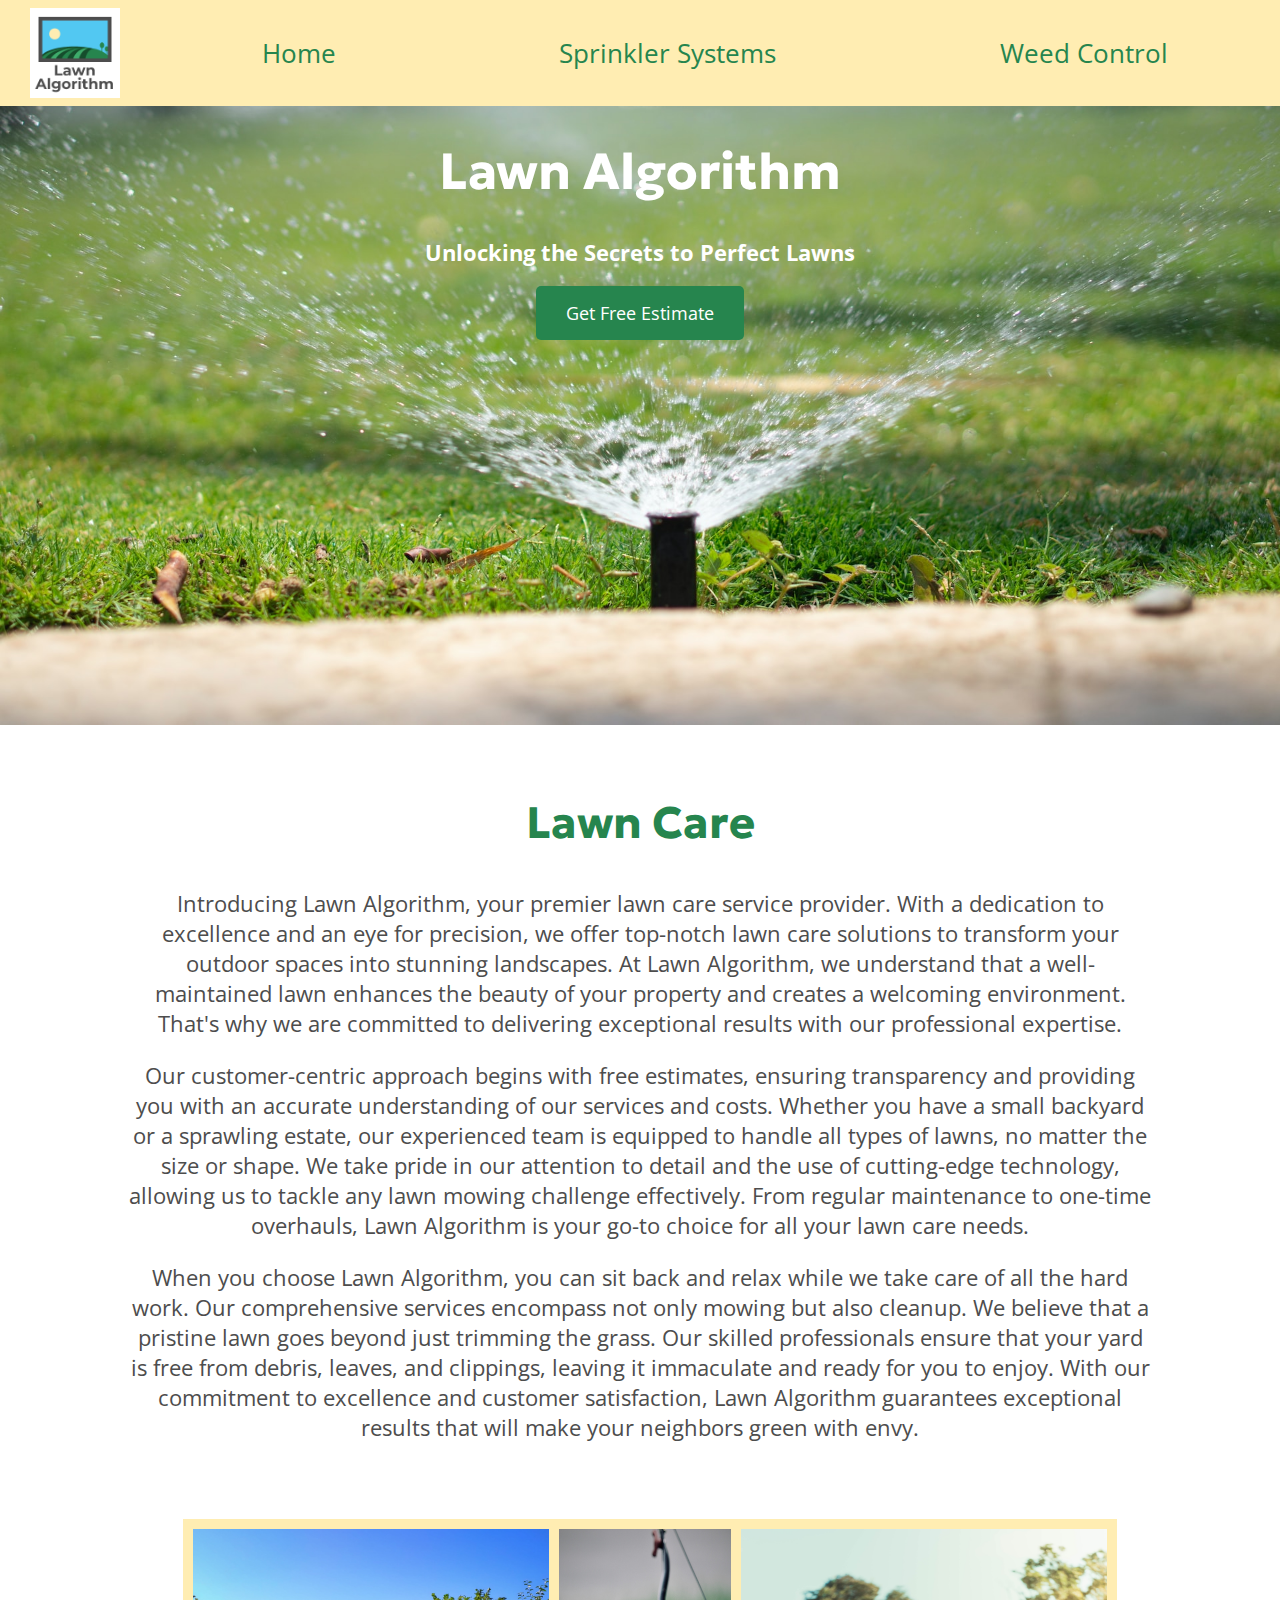
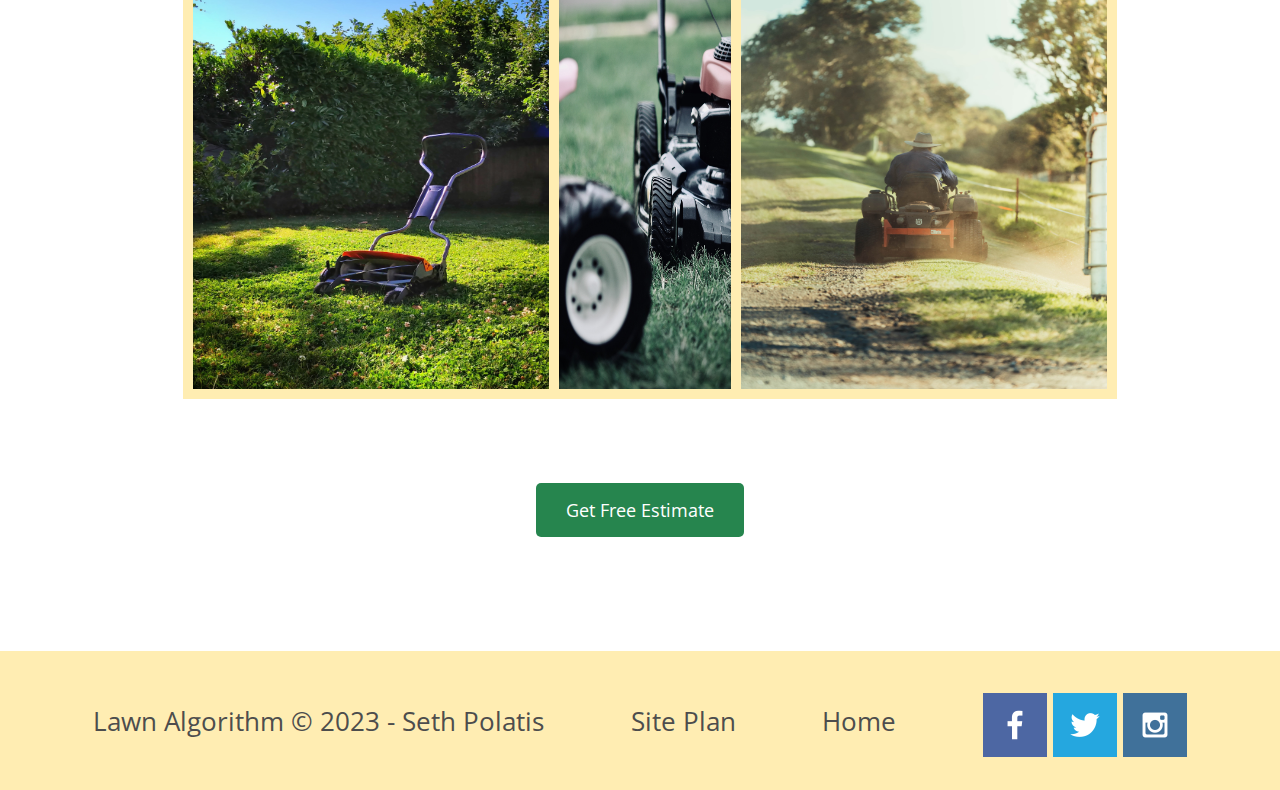
<file: index.html>
<!DOCTYPE html>
<html lang="en">
<head>
    <meta charset="UTF-8">
    <meta http-equiv="X-UA-Compatible" content="IE=edge">
    <meta name="viewport" content="width=device-width, initial-scale=1.0">
    <link rel="stylesheet" href="styles/style.css">
    <title>Lawn Algorithm | Home</title>
</head>
<body>
    <div id="content">
        <header>
            <a id="logo_link" href="index.html">
                <img class="logo" src="images/logo.png"  alt="Lawn Algorithm Logo">
            </a>

            <nav>
                <a href="index.html">Home</a>
                <a href="sprinklers.html">Sprinkler Systems</a>
                <a href="weed.html">Weed Control</a>
            </nav>
        </header>
        <div id="hero">
            <div id="hero-box">
                <img id="hero-img" src="images/sprinkler3.jpg" alt="Grass Landscape">
            </div>
            <section id="hero-msg">
                <h1 class="home-title">Lawn Algorithm</h1>
                <h4>Unlocking the Secrets to Perfect Lawns</h4>
                <div class="button-box">
                    <a class="book" href="index.html">Get Free Estimate</a>
                </div>
            </section>
        </div>

        <main>
            <h1 class="gridtitle">Lawn Care</h1>

            <div class="content">
                <p>Introducing Lawn Algorithm, your premier lawn care service provider. With a dedication to excellence and an eye for precision, we offer top-notch lawn care solutions to transform your outdoor spaces into stunning landscapes. At Lawn Algorithm, we understand that a well-maintained lawn enhances the beauty of your property and creates a welcoming environment. That's why we are committed to delivering exceptional results with our professional expertise.</p>
                <p>Our customer-centric approach begins with free estimates, ensuring transparency and providing you with an accurate understanding of our services and costs. Whether you have a small backyard or a sprawling estate, our experienced team is equipped to handle all types of lawns, no matter the size or shape. We take pride in our attention to detail and the use of cutting-edge technology, allowing us to tackle any lawn mowing challenge effectively. From regular maintenance to one-time overhauls, Lawn Algorithm is your go-to choice for all your lawn care needs.</p>
                <p>When you choose Lawn Algorithm, you can sit back and relax while we take care of all the hard work. Our comprehensive services encompass not only mowing but also cleanup. We believe that a pristine lawn goes beyond just trimming the grass. Our skilled professionals ensure that your yard is free from debris, leaves, and clippings, leaving it immaculate and ready for you to enjoy. With our commitment to excellence and customer satisfaction, Lawn Algorithm guarantees exceptional results that will make your neighbors green with envy.</p>
            </div>

            <div class="main-grid">
                <div class="thirdpic">
                    <img class="pic3" src="images/mow2.jpg" alt="Picture of Lawn Mower">
                </div>
                <div class="firstpic">
                    <img class="pic1" src="images/mow1.jpg" alt="Picture of Lawn Mower">
                </div>
                
                <div class="secondpic">
                    <img class="pic2" src="images/mow3.jpg" alt="Picture of Lawn Mower">
                </div>
            </div>    

            <div class="button-box grid-book">
                <a class="book" href="index.html">Get Free Estimate</a>
            </div>
        </main>
        <footer>
            <p>Lawn Algorithm &copy; 2023 - Seth Polatis</p>
            <p><a href="site-plan.html">Site Plan</a></p>
            <p><a href="index.html">Home</a></p>
            <div class="social">
                <a href="https://facebook.com" target="_blank">
                    <img src="images/facebook.png" alt="fb icon">
                </a>
                <a href="https://twitter.com" target="_blank">
                    <img src="images/twitter.png" alt="twitter icon">
                </a>
                <a href="https://instagram.com" target="_blank">
                    <img src="images/instagram.png" alt="instagram icon">
                </a>
            </div>
        </footer>
</div>
</body>
</html>
</file>
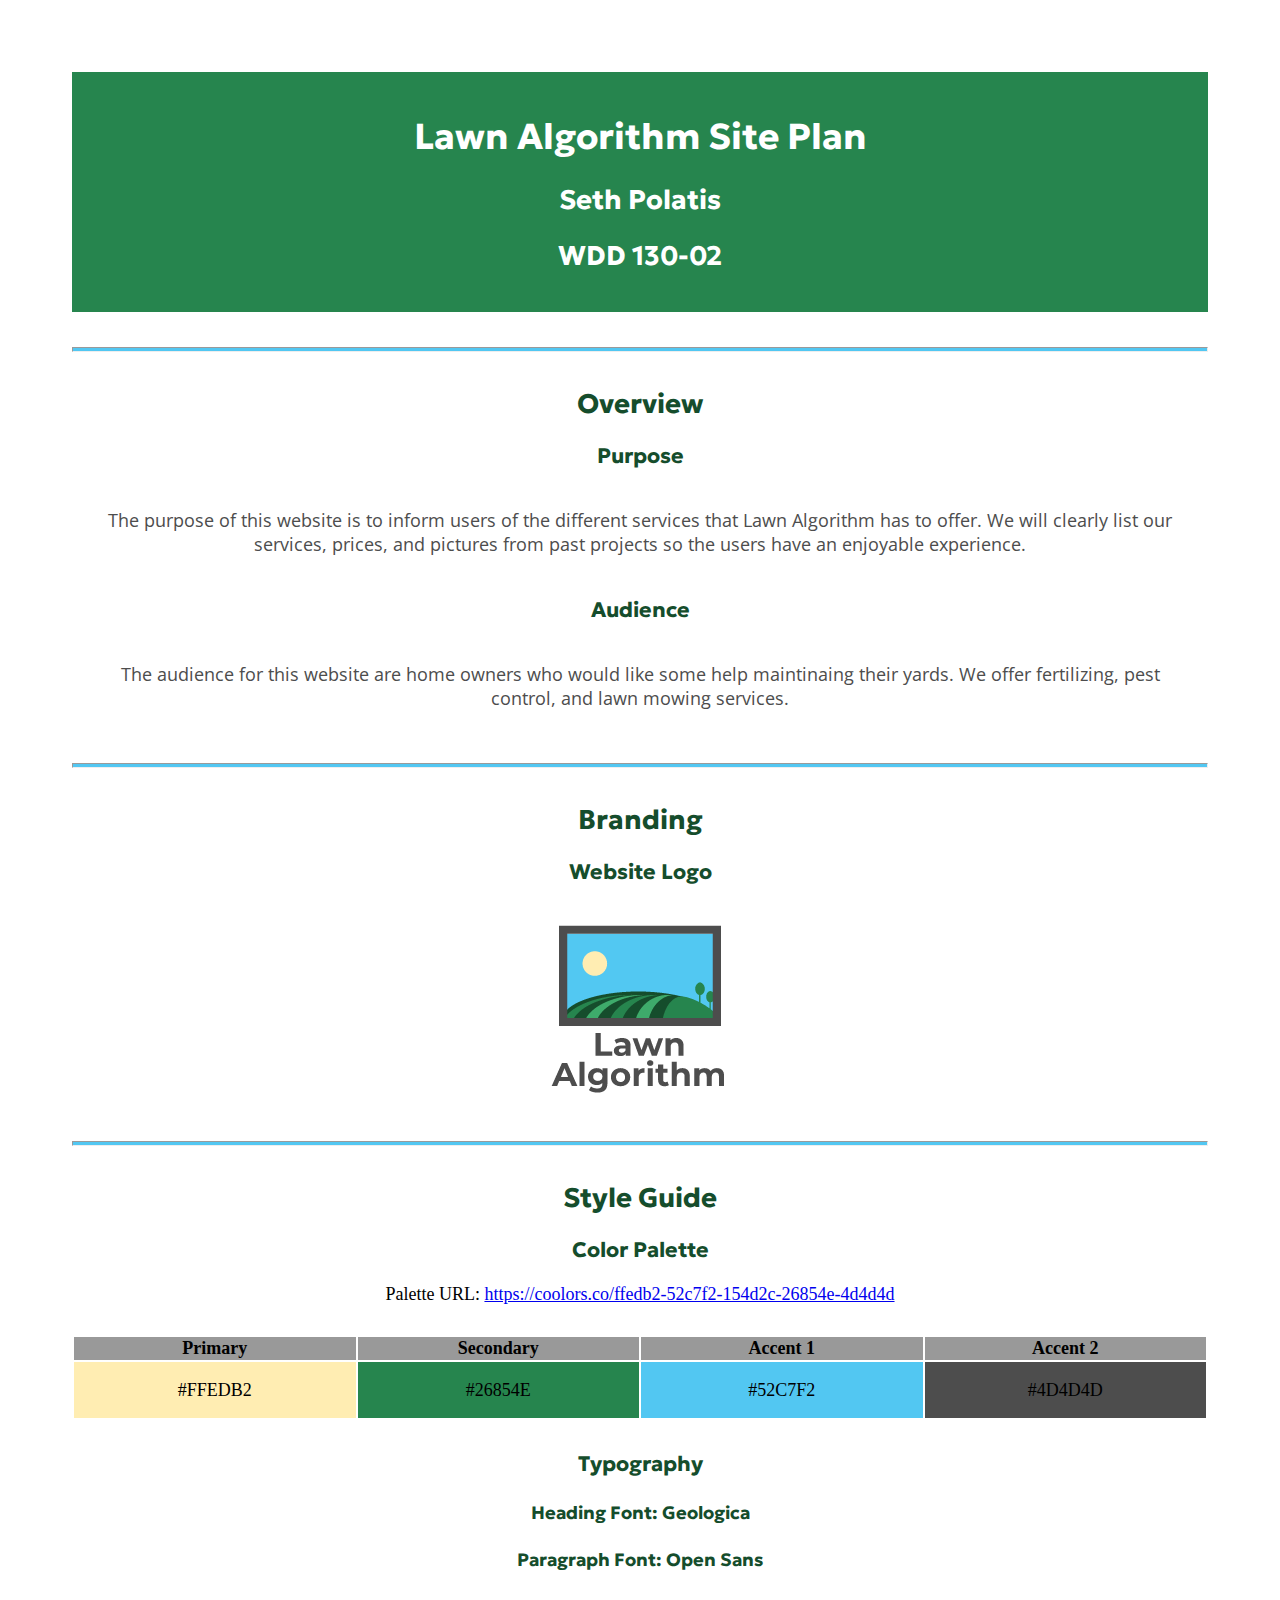
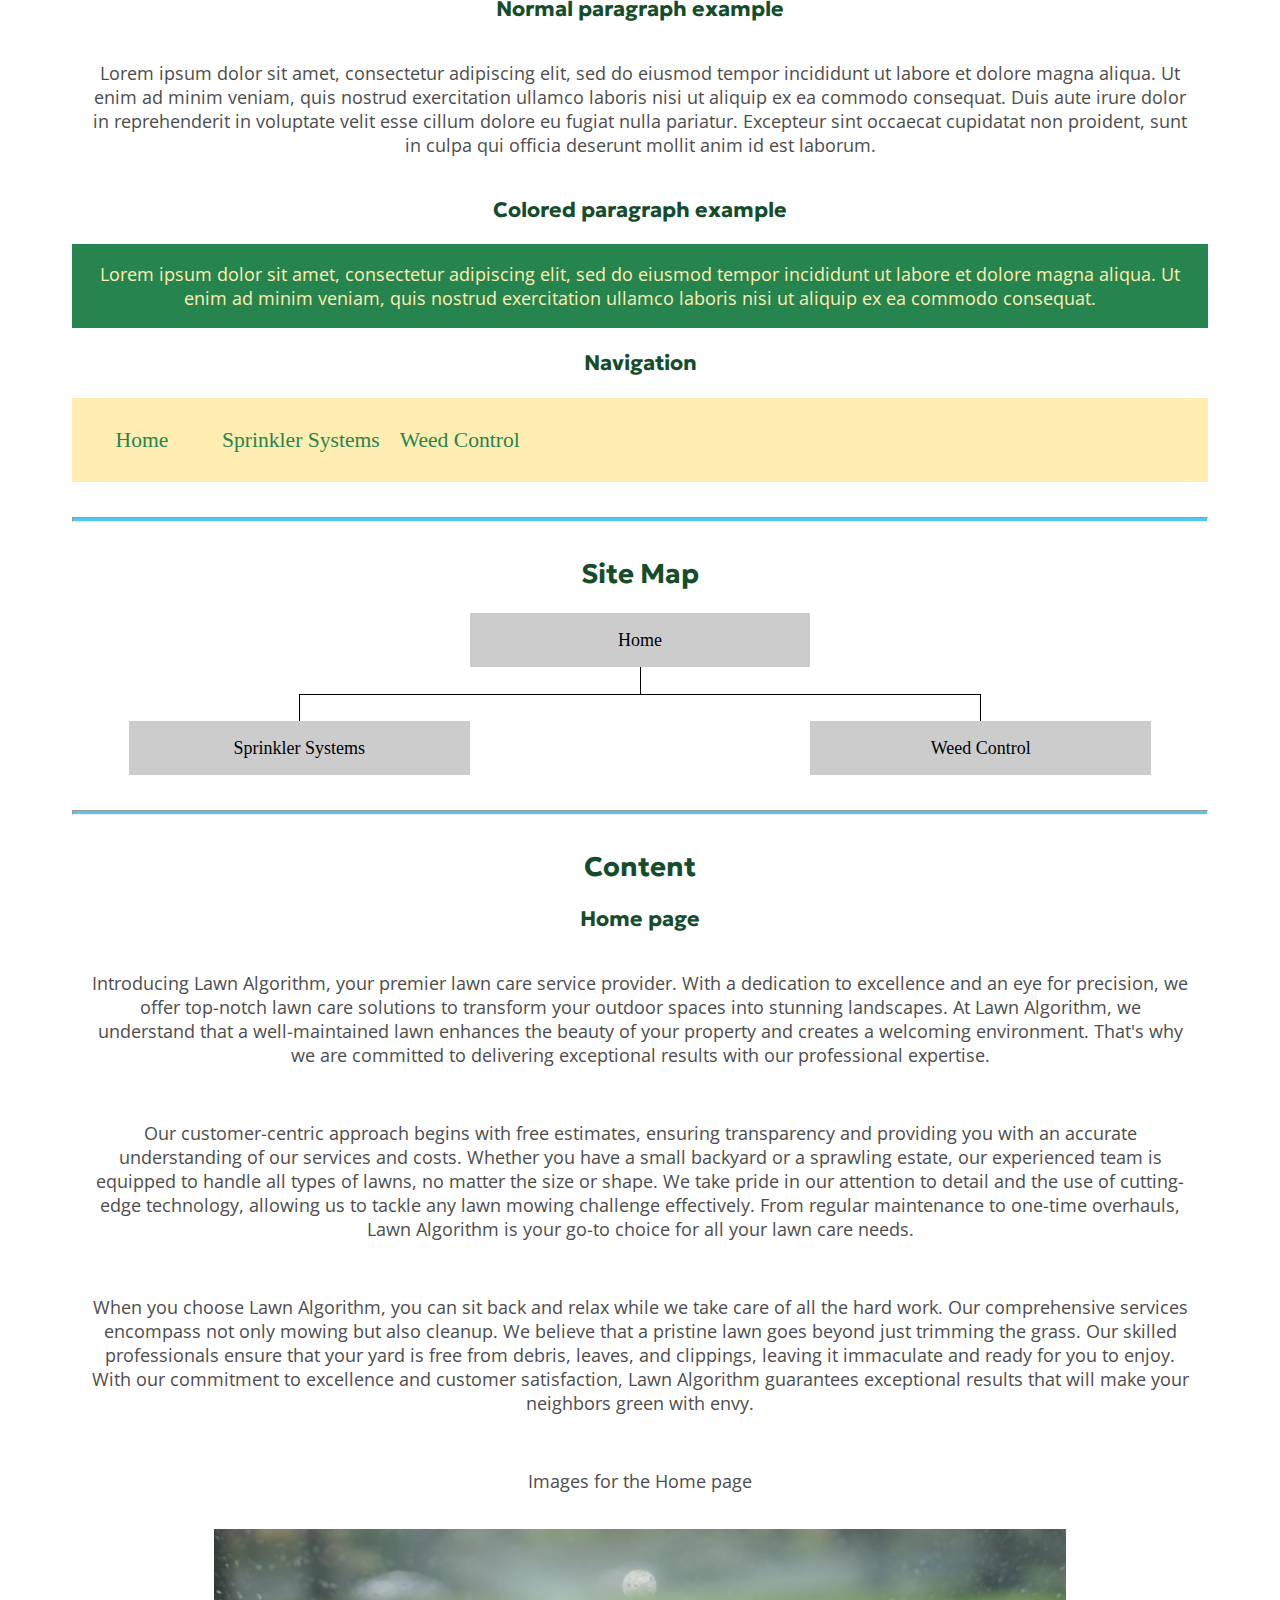
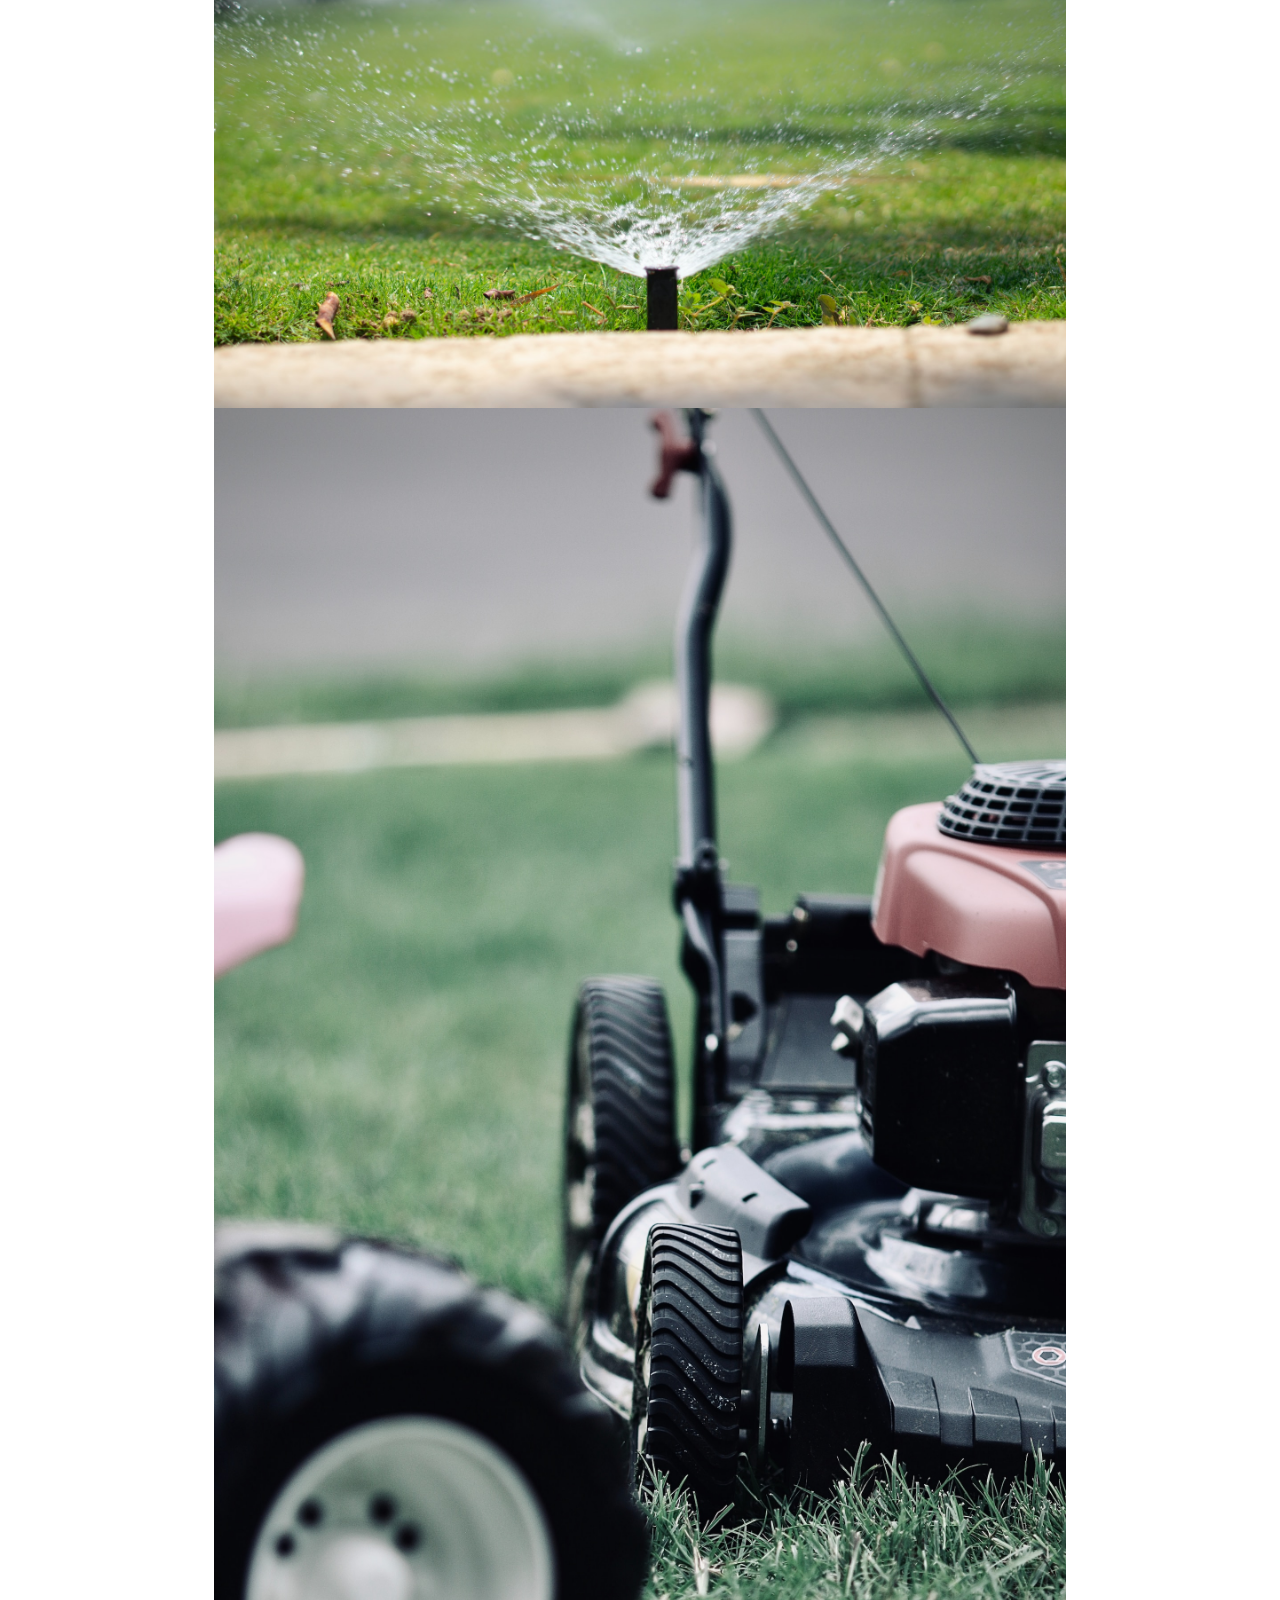
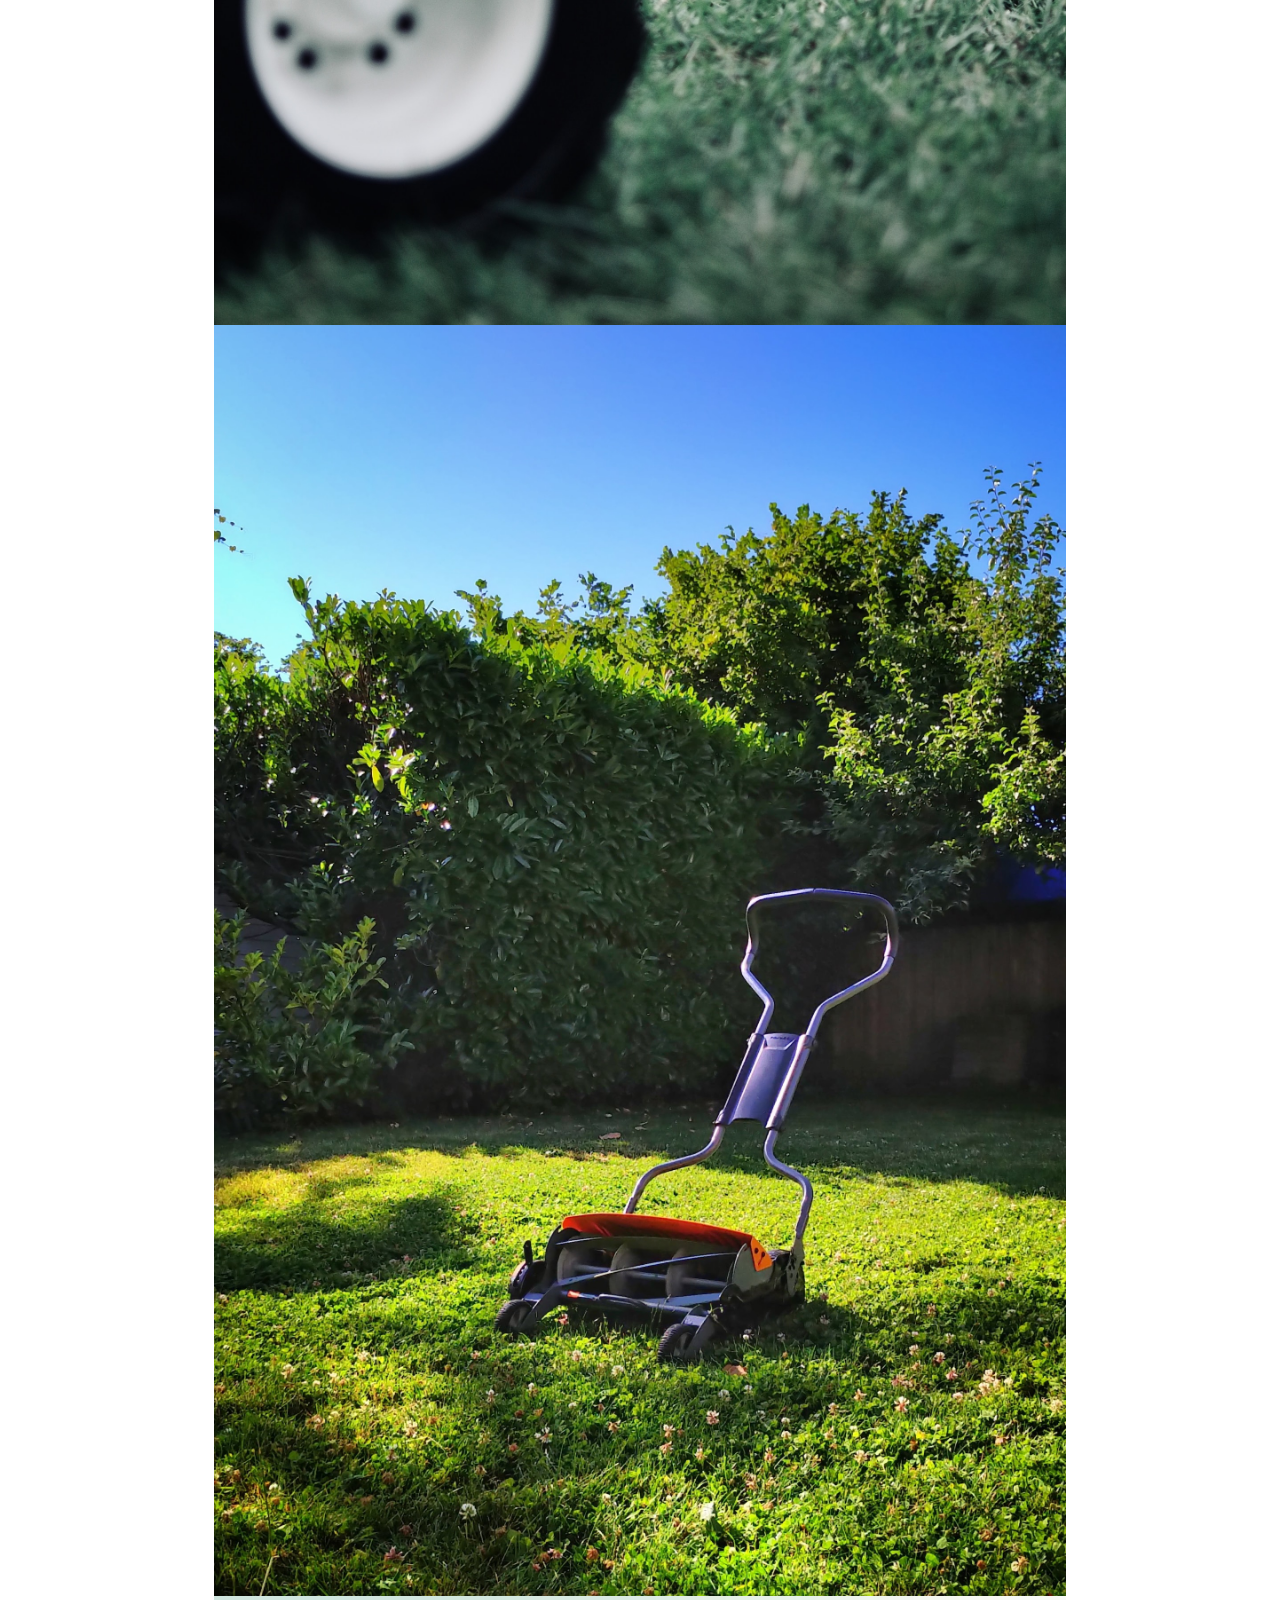
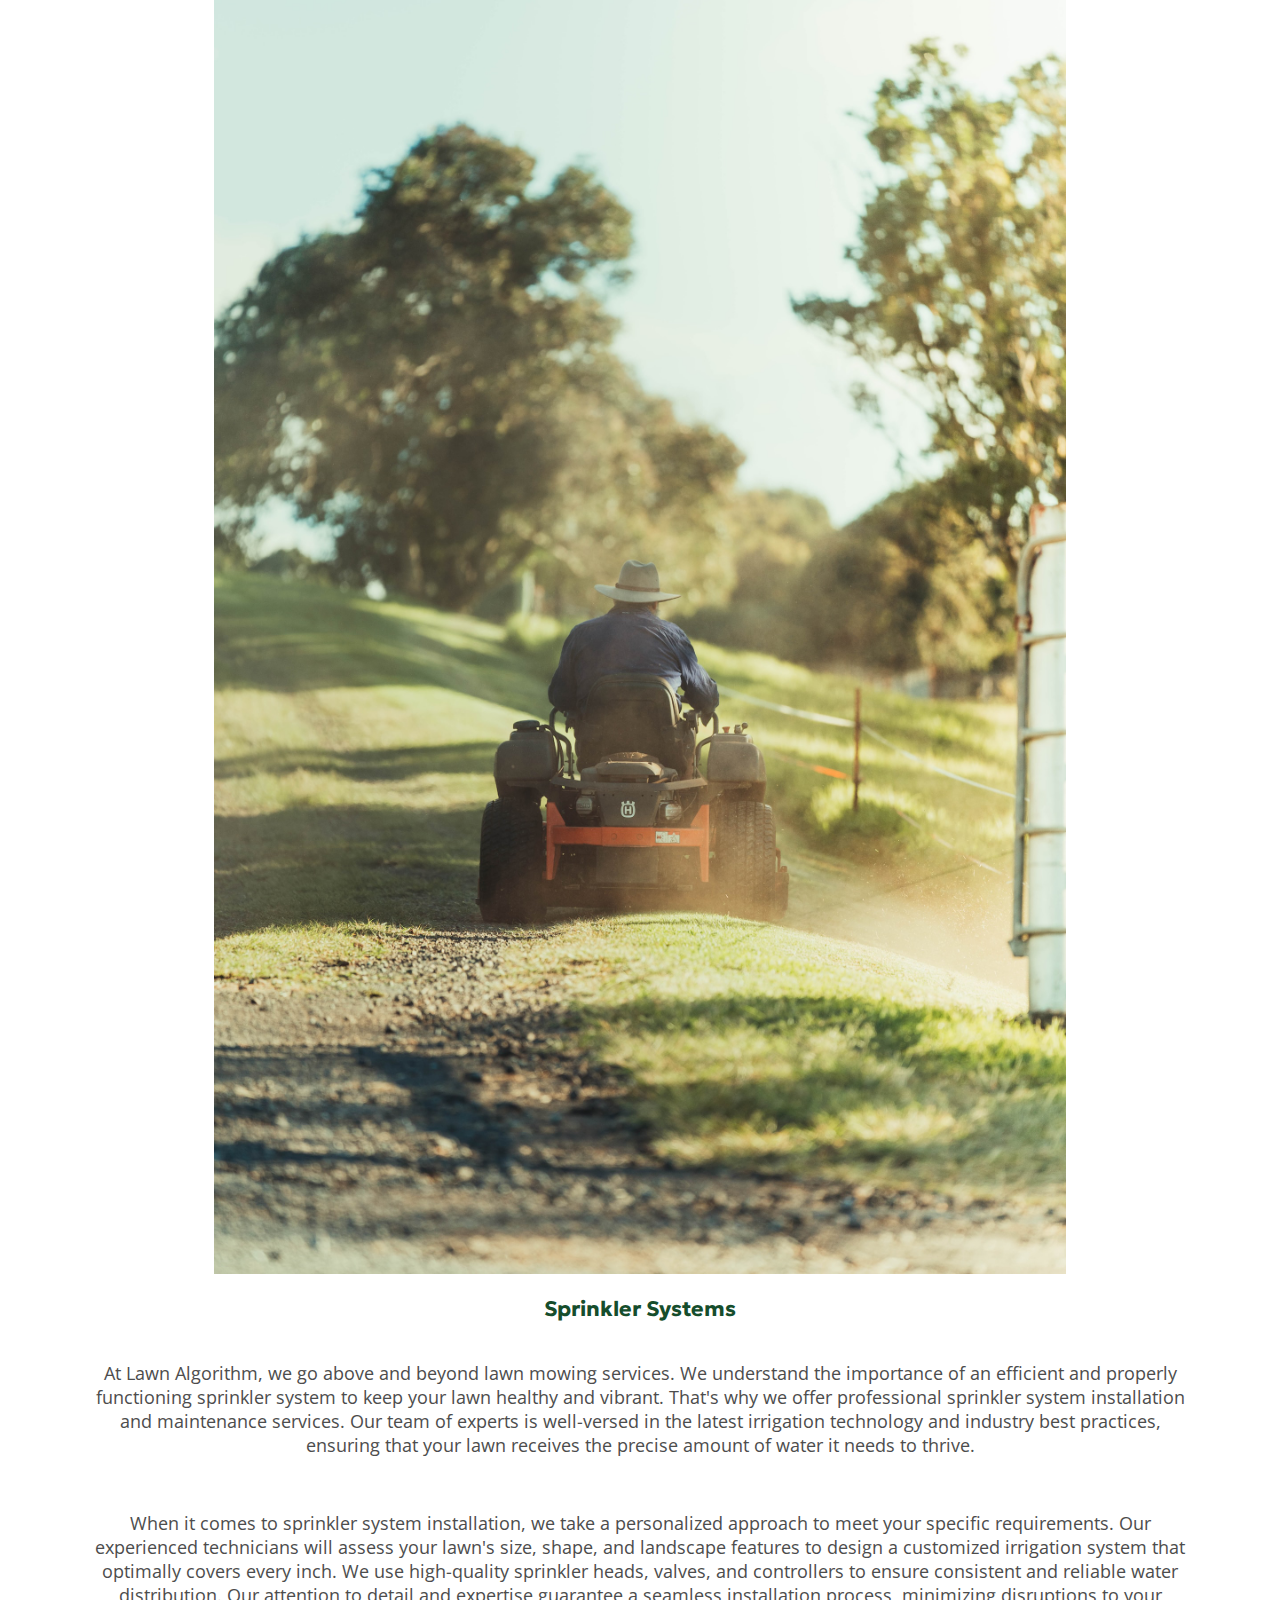
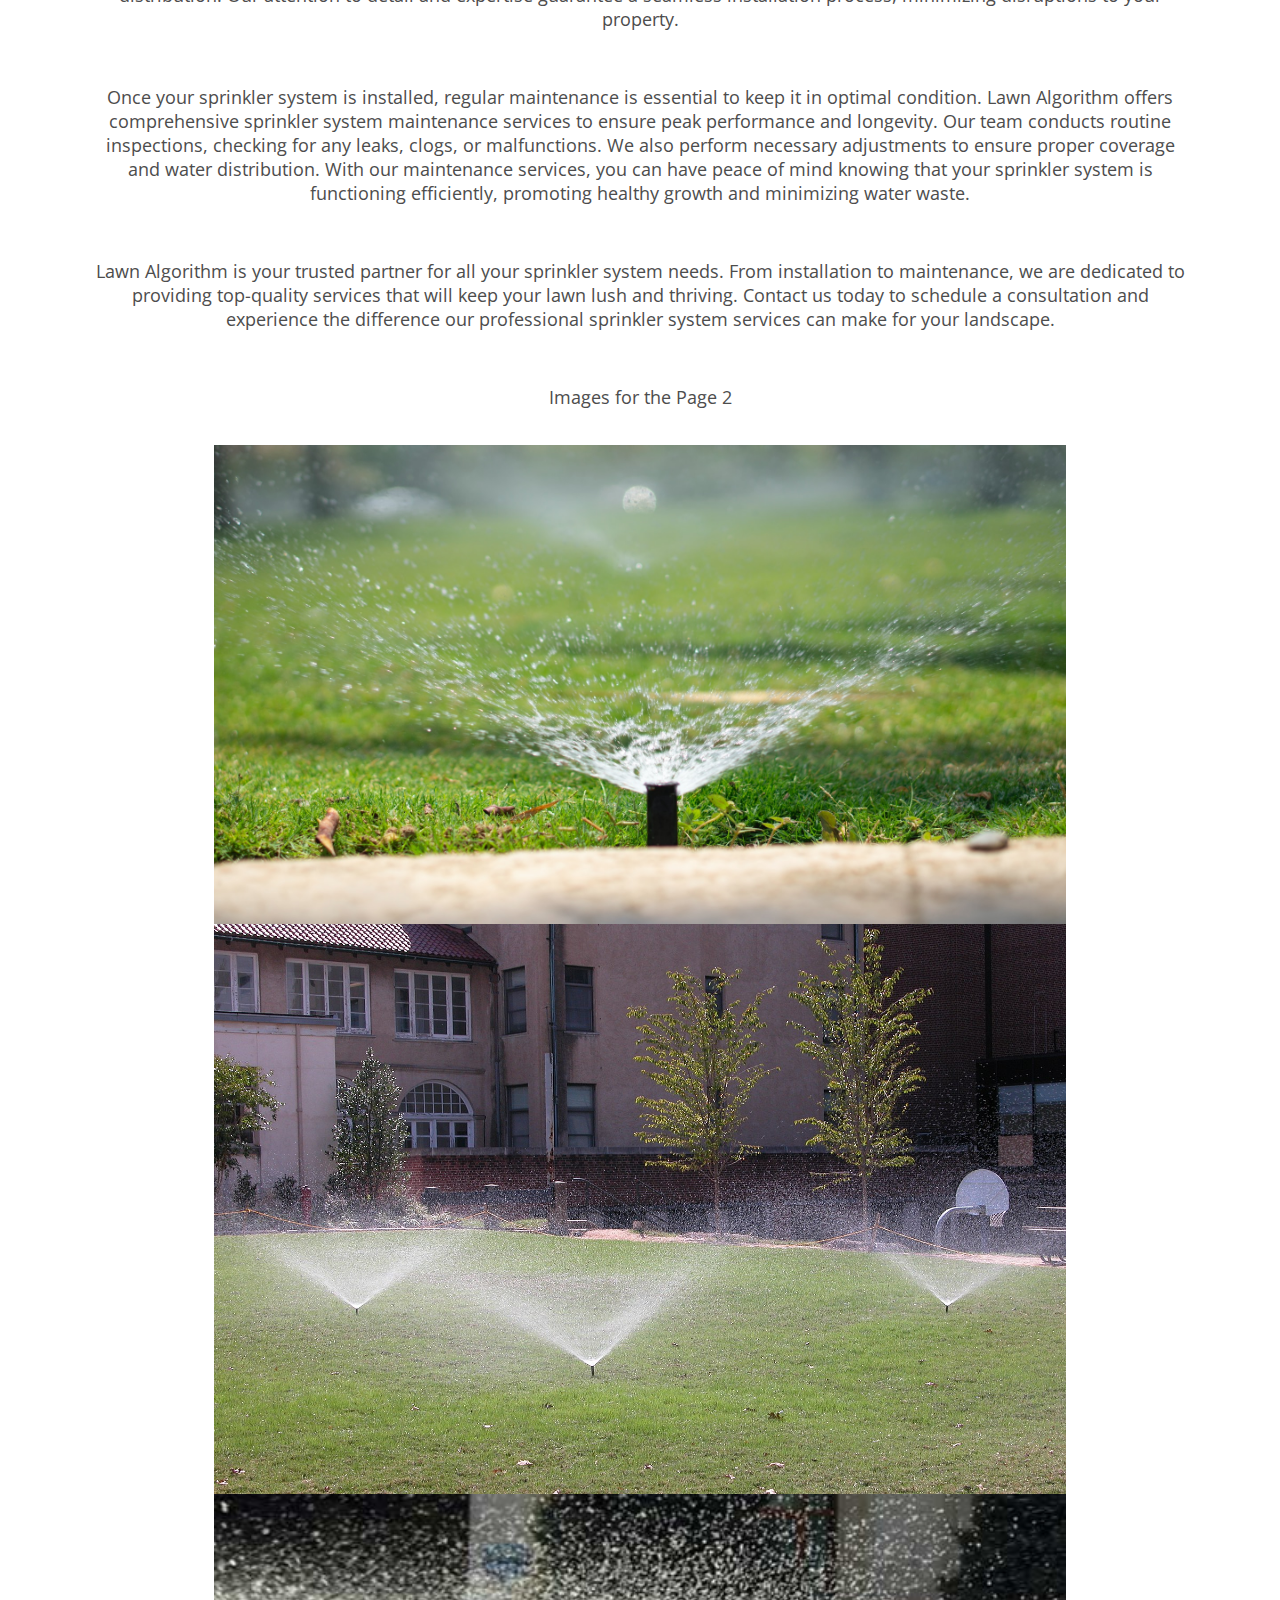
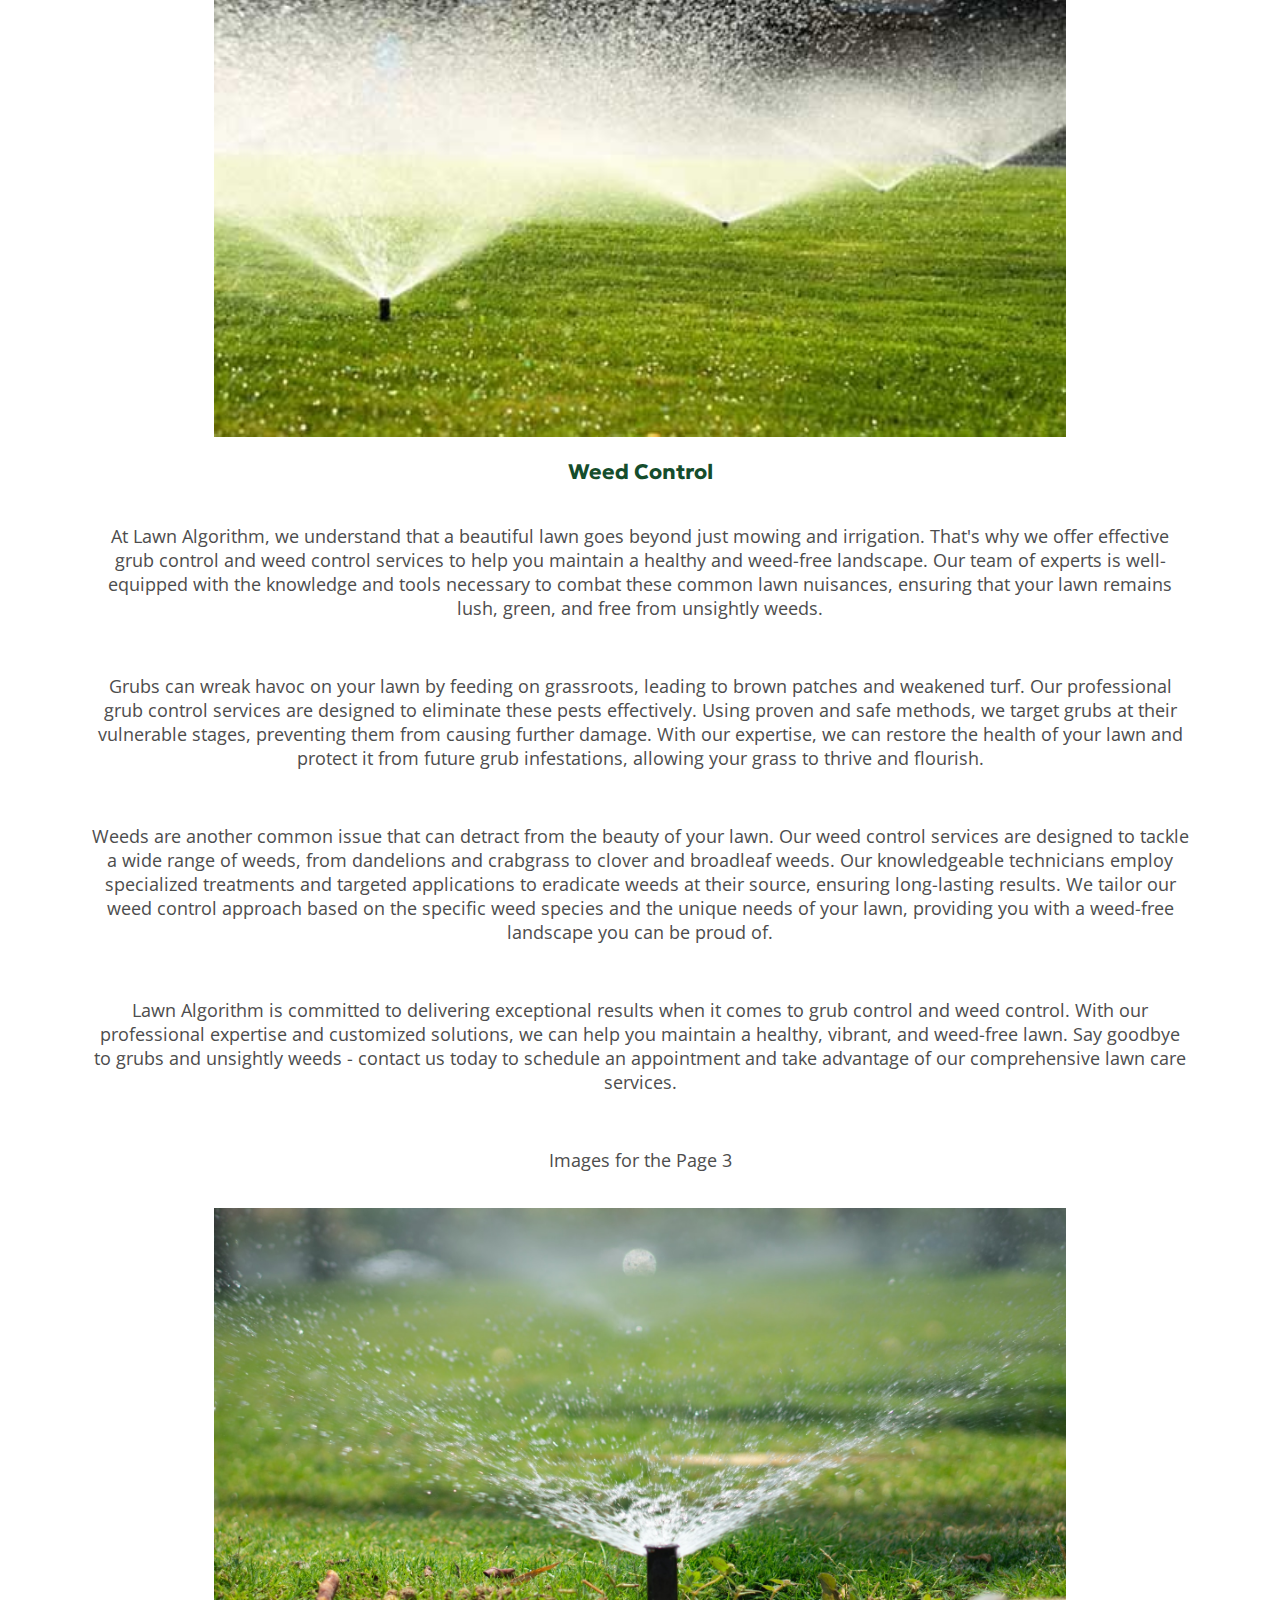
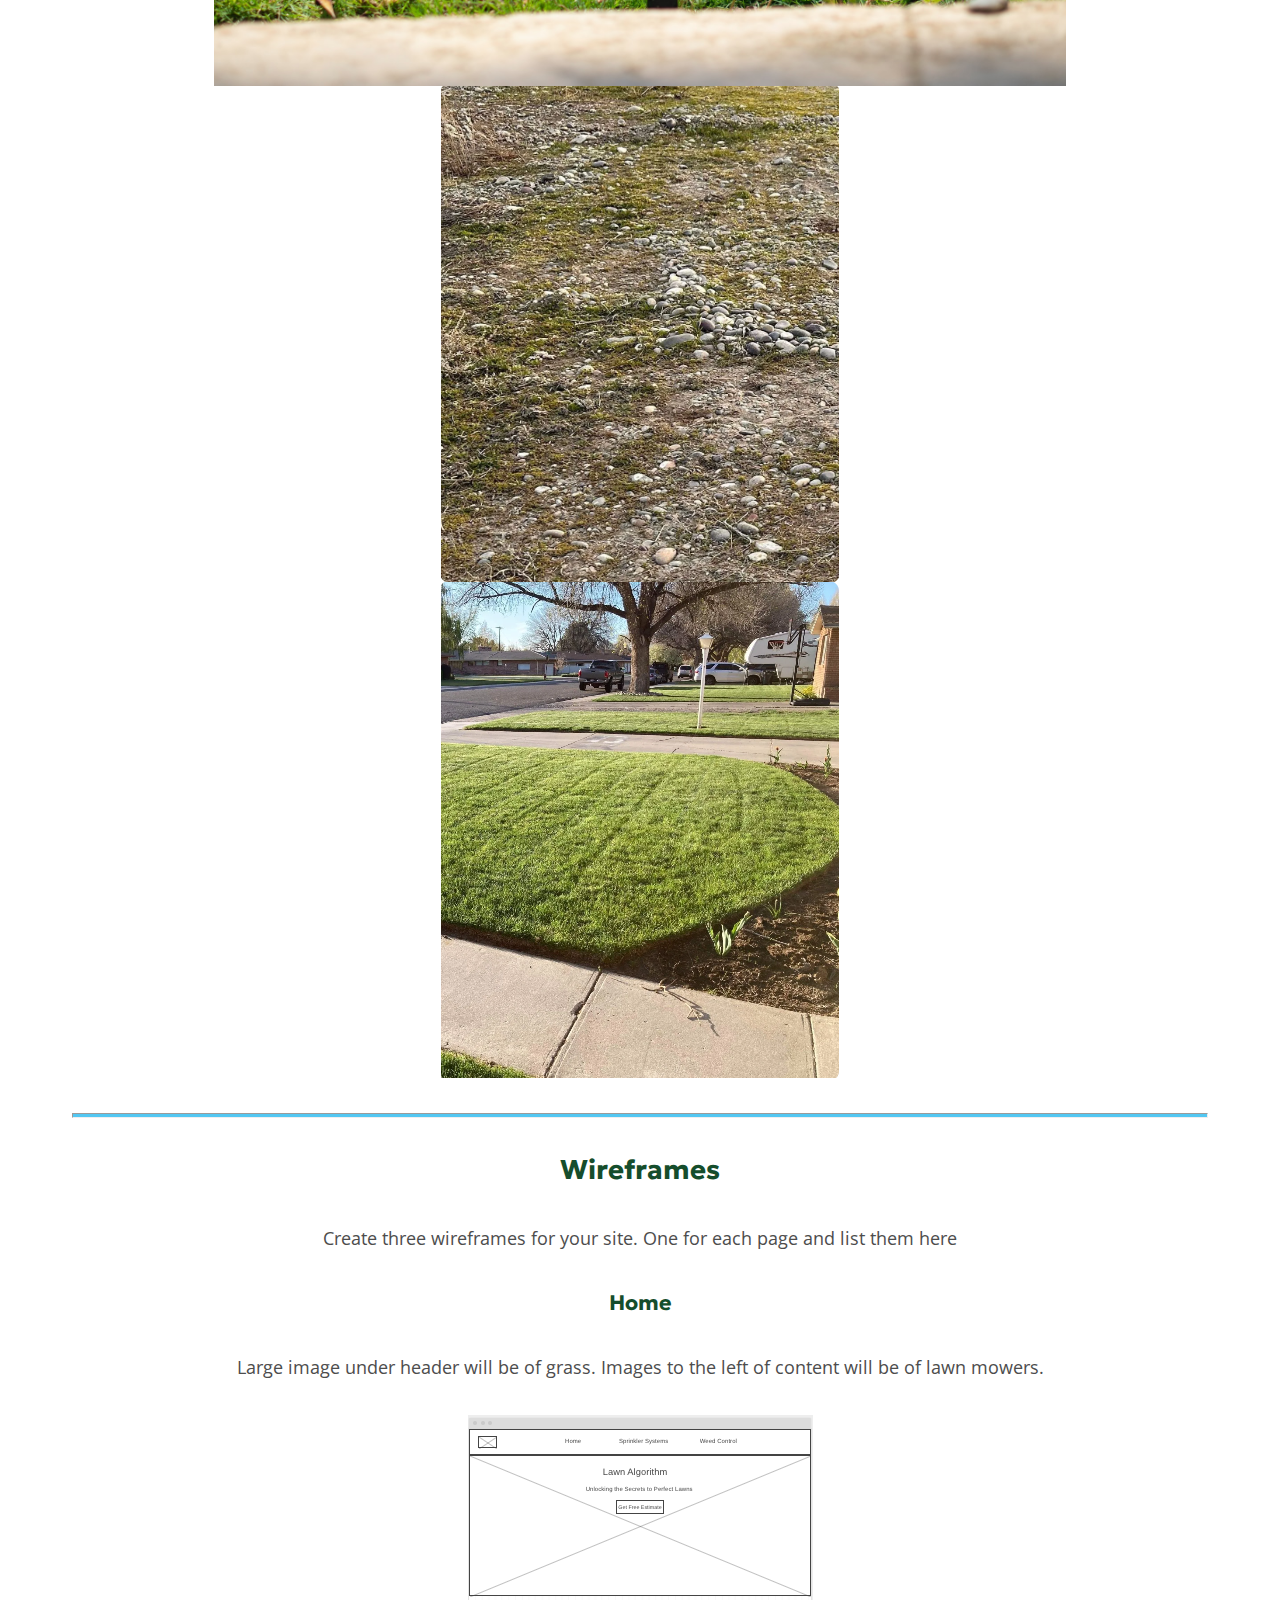
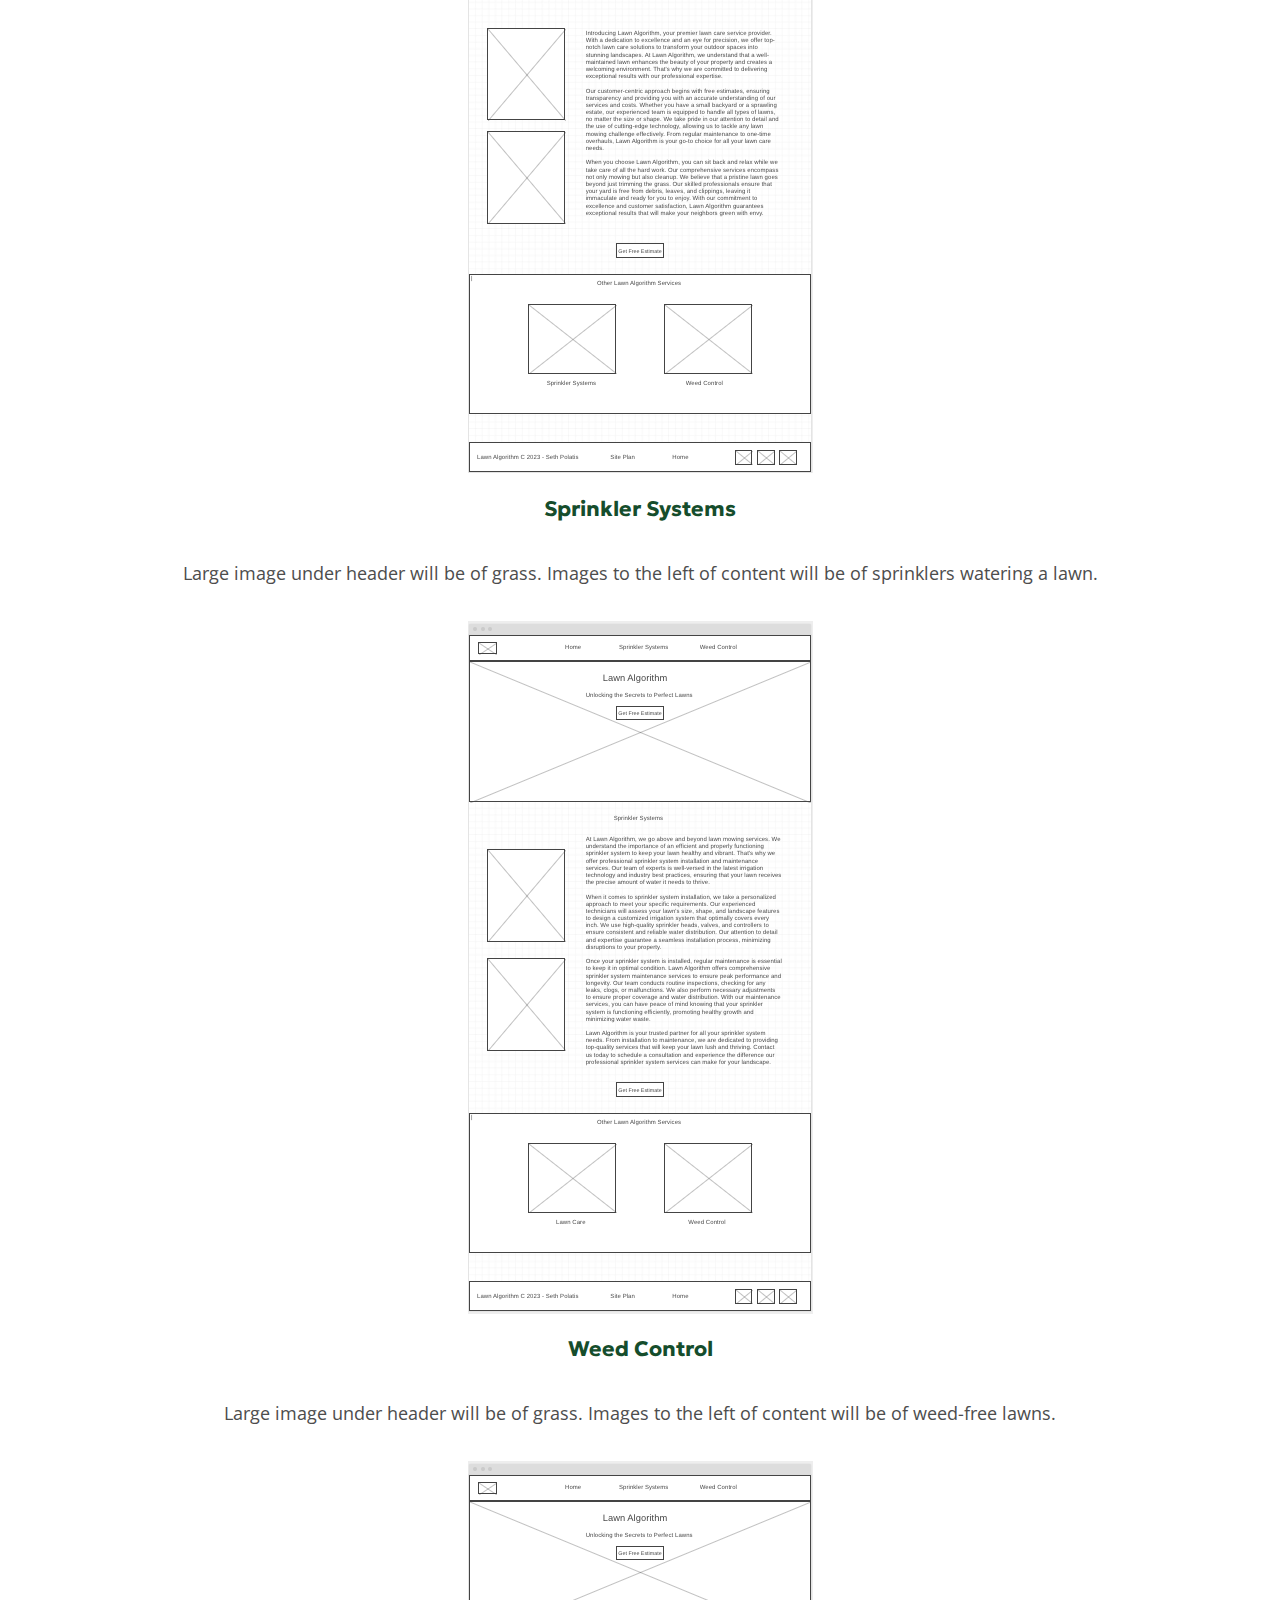
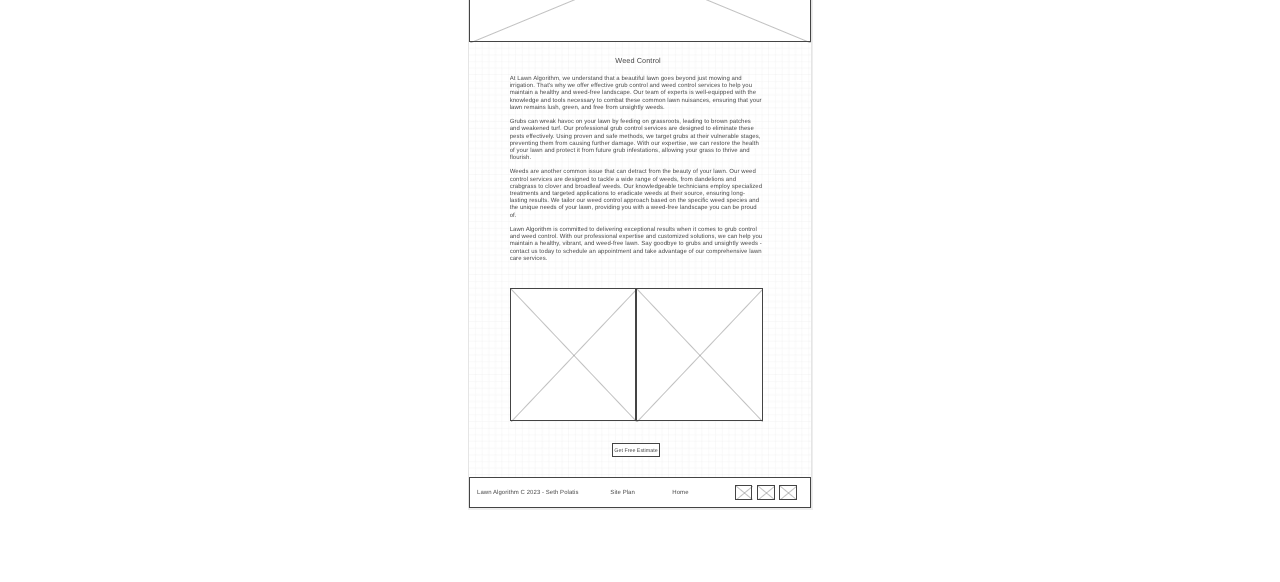
<file: site-plan.html>
<!DOCTYPE html>
<html lang="en-us">
    
  <head>
    <meta charset="utf-8">
    <title>Site Plan</title>
    <link type="text/css" rel="stylesheet" href="styles/site-plan.css">
  </head>

  <body>
    <header>
      <h1>Lawn Algorithm Site Plan</h1>
      <h2>Seth Polatis</h2>
      <h2>WDD 130-02</h2>
      <!-- In the header above, add the name or your site, your name and class number. For example if you are in section 3 you would put WDD 130.03 -->
    </header>
    <main>

      <!-- ------------------------Steps 2-3------------------------------ -->
      <hr>
      <h2>Overview</h2>
      <h3>Purpose</h3>
      <p>The purpose of this website is to inform users of the different services that Lawn Algorithm has to offer. We will clearly list our services, prices, and pictures from past projects so the users have an enjoyable experience.</p>  <!-- change this -->


      <h3>Audience</h3>
      <p>The audience for this website are home owners who would like some help maintinaing their yards. We offer fertilizing, pest control, and lawn mowing services.</p>  <!-- change this -->

      <hr>
      <h2>Branding</h2>
      <h3>Website Logo</h3>
      <!-- Replace this with some sort of logo for your site.  A logo can be as simple as the name of your site in a nice font :) -->
      <img src="images/logo.png" alt="Logo image">
      <hr>
      <h2>
        Style Guide
      </h2>

      <!-- ------------------------Steps 4-8------------------------------ -->

      <h3>
        Color Palette
      </h3>
      <!--  The colors you choose for a website are one of the most important decisions you will make. Follow the instructions on the activity in iLearn then return and replace the color codes below with the hex color codes (the 6 digit numbers that show at the bottom of each color) for the colors you have chosen below.  You should have at least 2 colors but do not have to fill in all 4 if you do not need them.  -->

      <!-- Copy and paste the URL to your finished palette below Make sure to paste it into both spots -->
      Palette URL: <a href="https://coolors.co/ffedb2-52c7f2-154d2c-26854e-4d4d4d" target="_blank">https://coolors.co/ffedb2-52c7f2-154d2c-26854e-4d4d4d</a>


      <table class="colors">
        <tr><th>Primary</th><th>Secondary</th><th>Accent 1</th><th>Accent 2</th></tr>
        <!-- Replace the numbers in the boxes below with your hex color codes. Then switch to the site-plan.css file and change your colors there as well. -->
        <tr><td class="primary">#FFEDB2</td><td class="secondary">#26854E</td><td class="accent1">#52C7F2</td><td class="accent2">#4D4D4D</td></tr>
      </table>

      <!-- ------------------------Step 9------------------------------ -->

      <h3>
        Typography
      </h3>
      <!-- Choose a font for your paragraphs (body copy) and headlines. What font(s) have you chosen? Why did you choose what you did?  Make sure to review the list of web safe fonts at W3Schools.org as a starting point.  Think also about which of your colors above you might use for background and font colors. -->

      <h4>
        Heading Font: Geologica  <!-- change this -->
      </h4>
      <h4>
        Paragraph Font: Open Sans  <!-- change this -->
      </h4>
      <h3>
        Normal paragraph example
      </h3>
      <p>
        Lorem ipsum dolor sit amet, consectetur adipiscing elit, sed do eiusmod tempor incididunt ut labore et dolore magna aliqua. Ut enim ad minim veniam, quis nostrud exercitation ullamco laboris nisi ut aliquip ex ea commodo consequat. Duis aute irure dolor in reprehenderit in voluptate velit esse cillum dolore eu fugiat nulla pariatur. Excepteur sint occaecat cupidatat non proident, sunt in culpa qui officia deserunt mollit anim id est laborum.
      </p>
      <h3>
        Colored paragraph example
      </h3>
      <p class="colored">
        Lorem ipsum dolor sit amet, consectetur adipiscing elit, sed do eiusmod tempor incididunt ut labore et dolore magna aliqua. Ut enim ad minim veniam, quis nostrud exercitation ullamco laboris nisi ut aliquip ex ea commodo consequat. 
      </p>

      <!-- ------------------------Step 10------------------------------ -->

      <h3>
        Navigation
      </h3>
      <!-- Think about how you want your navigation bar to look. In the site-plan.css file change the colors to your colors to get the look you desire. --> 
      <nav>
        <a href="#">Home</a>
        <a href="#">Sprinkler Systems</a>
        <a href="#">Weed Control</a>
      </nav>
      <hr>
      <h2>
        Site Map
      </h2>
      <div class="sitemap">
        <div class="sm-home">
          Home
        </div>
        <div class="sm-page2">
          Sprinkler Systems <!-- change this -->
        </div>
        <div class="sm-page3">
          Weed Control  <!-- change this -->
        </div>

        <div class="top">
          &nbsp;
        </div>
        <div class="left">
          &nbsp;
        </div>
        <div class="right">
          &nbsp;
        </div>

      </div>

      <!-- --------Content Section -------------- -->
      <hr>
      <h2>
        Content
      </h2>
      <h3>Home page</h3>
      <p>
        Introducing Lawn Algorithm, your premier lawn care service provider. With a dedication to excellence and an eye for precision, we offer top-notch lawn care solutions to transform your outdoor spaces into stunning landscapes. At Lawn Algorithm, we understand that a well-maintained lawn enhances the beauty of your property and creates a welcoming environment. That's why we are committed to delivering exceptional results with our professional expertise.
      </p>
      <p>
        Our customer-centric approach begins with free estimates, ensuring transparency and providing you with an accurate understanding of our services and costs. Whether you have a small backyard or a sprawling estate, our experienced team is equipped to handle all types of lawns, no matter the size or shape. We take pride in our attention to detail and the use of cutting-edge technology, allowing us to tackle any lawn mowing challenge effectively. From regular maintenance to one-time overhauls, Lawn Algorithm is your go-to choice for all your lawn care needs.
      </p>
      <p>
        When you choose Lawn Algorithm, you can sit back and relax while we take care of all the hard work. Our comprehensive services encompass not only mowing but also cleanup. We believe that a pristine lawn goes beyond just trimming the grass. Our skilled professionals ensure that your yard is free from debris, leaves, and clippings, leaving it immaculate and ready for you to enjoy. With our commitment to excellence and customer satisfaction, Lawn Algorithm guarantees exceptional results that will make your neighbors green with envy.
      </p>
      <p>Images for the Home page</p>
        <img src="images/sprinkler3.jpg" alt="main image" width="75%">
        <img src="images/mow1.jpg" alt="lawn mower" width="75%">
        <img src="images/mow2.jpg" alt="lawn mower" width="75%">
        <img src="images/mow3.jpg" alt="lawn mower" width="75%">

      </ul>
      <h3>Sprinkler Systems</h3>
      <p>
        At Lawn Algorithm, we go above and beyond lawn mowing services. We understand the importance of an efficient and properly functioning sprinkler system to keep your lawn healthy and vibrant. That's why we offer professional sprinkler system installation and maintenance services. Our team of experts is well-versed in the latest irrigation technology and industry best practices, ensuring that your lawn receives the precise amount of water it needs to thrive.
      </p>
      <p>
        When it comes to sprinkler system installation, we take a personalized approach to meet your specific requirements. Our experienced technicians will assess your lawn's size, shape, and landscape features to design a customized irrigation system that optimally covers every inch. We use high-quality sprinkler heads, valves, and controllers to ensure consistent and reliable water distribution. Our attention to detail and expertise guarantee a seamless installation process, minimizing disruptions to your property.
      </p>
      <p>
        Once your sprinkler system is installed, regular maintenance is essential to keep it in optimal condition. Lawn Algorithm offers comprehensive sprinkler system maintenance services to ensure peak performance and longevity. Our team conducts routine inspections, checking for any leaks, clogs, or malfunctions. We also perform necessary adjustments to ensure proper coverage and water distribution. With our maintenance services, you can have peace of mind knowing that your sprinkler system is functioning efficiently, promoting healthy growth and minimizing water waste.
      </p>
      <p>
        Lawn Algorithm is your trusted partner for all your sprinkler system needs. From installation to maintenance, we are dedicated to providing top-quality services that will keep your lawn lush and thriving. Contact us today to schedule a consultation and experience the difference our professional sprinkler system services can make for your landscape.
      </p>
      <p>Images for the Page 2</p>
        <img src="images/sprinkler3.jpg" alt="sprinklers" width="75%">
        <img src="images/sprinkler1.jpg" alt="sprinklers" width="75%">
        <img src="images/sprinkler2.jpg" alt="sprinklers" width="75%">

      </ul>
      <h3>Weed Control</h3>
      <p>
        At Lawn Algorithm, we understand that a beautiful lawn goes beyond just mowing and irrigation. That's why we offer effective grub control and weed control services to help you maintain a healthy and weed-free landscape. Our team of experts is well-equipped with the knowledge and tools necessary to combat these common lawn nuisances, ensuring that your lawn remains lush, green, and free from unsightly weeds.
      </p>
      <p>
        Grubs can wreak havoc on your lawn by feeding on grassroots, leading to brown patches and weakened turf. Our professional grub control services are designed to eliminate these pests effectively. Using proven and safe methods, we target grubs at their vulnerable stages, preventing them from causing further damage. With our expertise, we can restore the health of your lawn and protect it from future grub infestations, allowing your grass to thrive and flourish.
      </p>
      <p>
        Weeds are another common issue that can detract from the beauty of your lawn. Our weed control services are designed to tackle a wide range of weeds, from dandelions and crabgrass to clover and broadleaf weeds. Our knowledgeable technicians employ specialized treatments and targeted applications to eradicate weeds at their source, ensuring long-lasting results. We tailor our weed control approach based on the specific weed species and the unique needs of your lawn, providing you with a weed-free landscape you can be proud of.
      </p>
      <p>
      Lawn Algorithm is committed to delivering exceptional results when it comes to grub control and weed control. With our professional expertise and customized solutions, we can help you maintain a healthy, vibrant, and weed-free lawn. Say goodbye to grubs and unsightly weeds - contact us today to schedule an appointment and take advantage of our comprehensive lawn care services.
      </p>
      <p>Images for the Page 3</p>
        <img src="images/sprinkler3.jpg" alt="sprinklers" width="75%">
        <img src="images/weeds2.png" alt="Weed Control">
        <img src="images/weeds3.png" alt="Weed Control">

      </ul>
      <hr>
      <h2>
        Wireframes
      </h2>
      <p>
        Create three wireframes for your site. One for each page and list them here</p>

      <h3>Home</h3>
      <p>         
        Large image under header will be of grass. Images to the left of content will be of lawn mowers.
      </p>
      <img src="images/page1.png" alt="home page wireframe">

      <h3>Sprinkler Systems</h3>
      <p>         
        Large image under header will be of grass. Images to the left of content will be of sprinklers watering a lawn.
      </p>
      <img src="images/page2.png" alt="sprinkler system page wireframe">

      <h3>Weed Control</h3>
      <p>         
        Large image under header will be of grass. Images to the left of content will be of weed-free lawns.
      </p>
      <img src="images/page3.png" alt="weed control page wireframe">
    </main>
  </body>

</html>
</file>
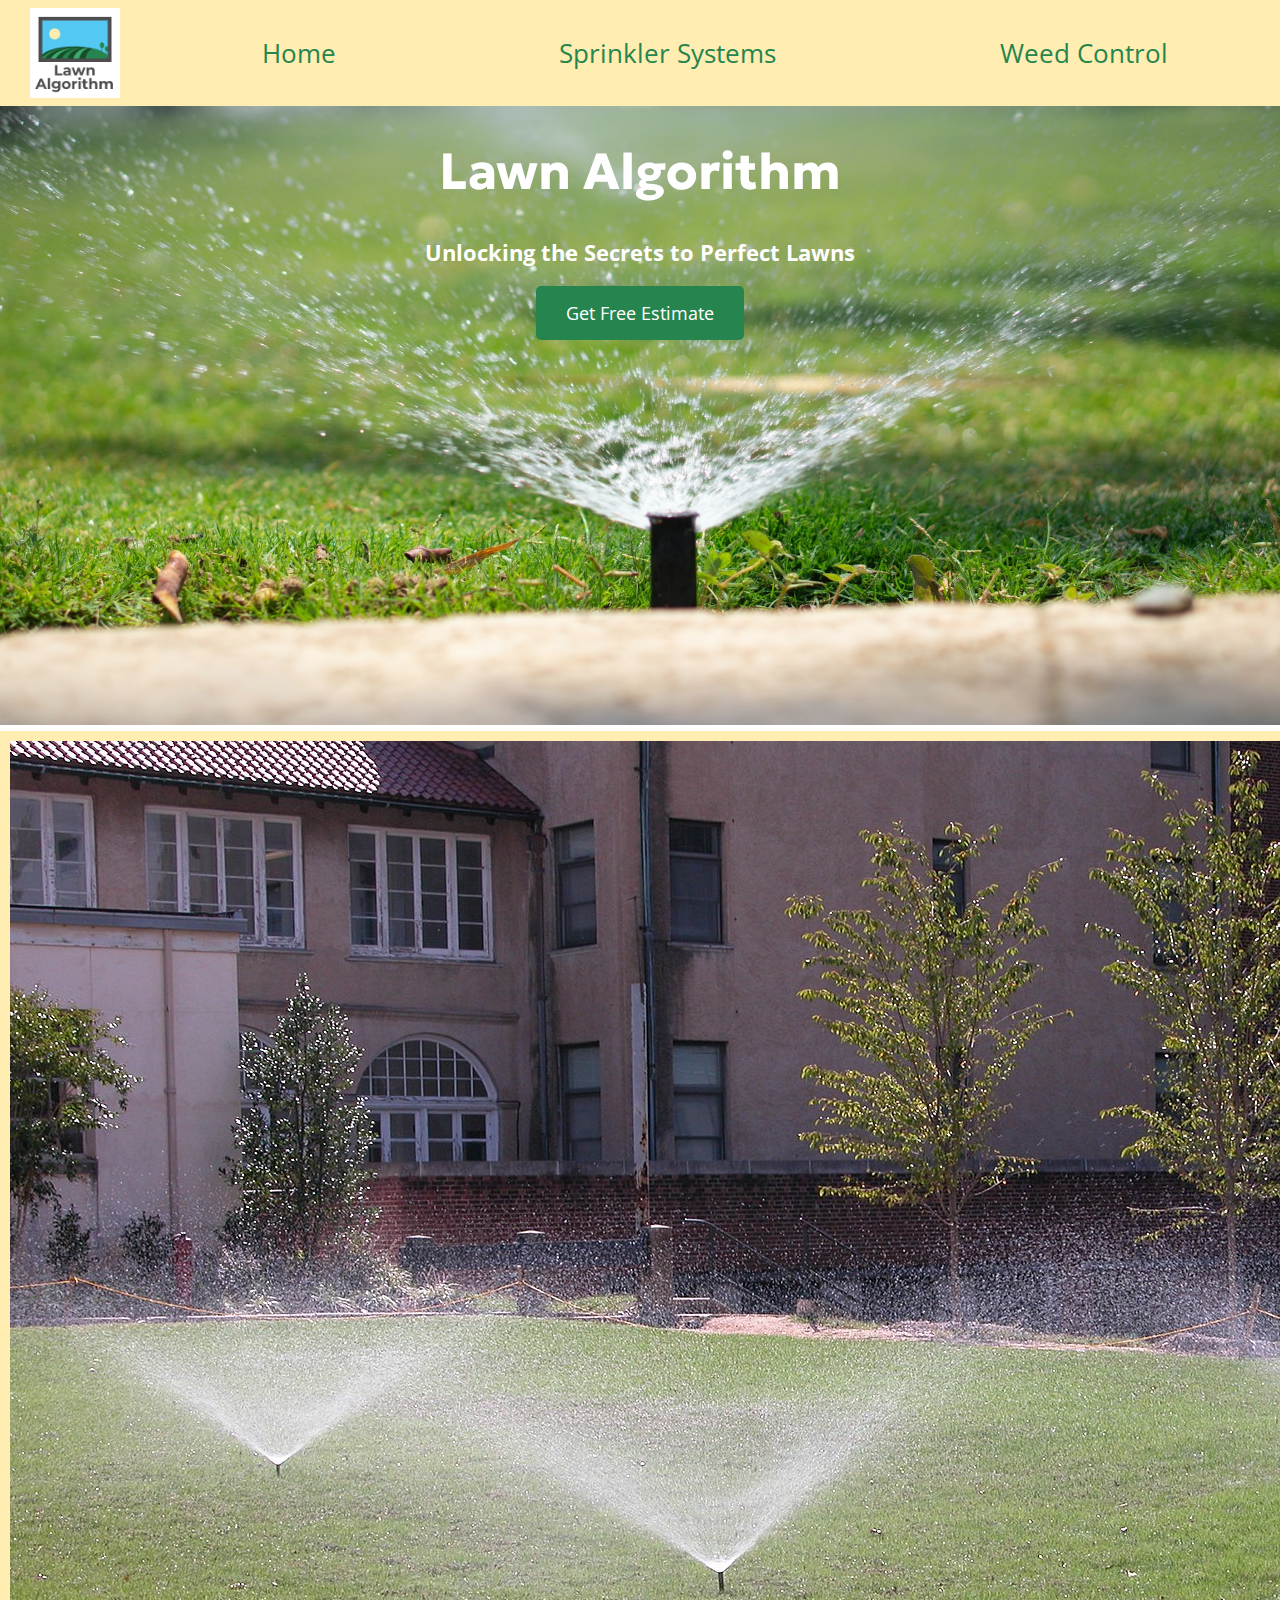
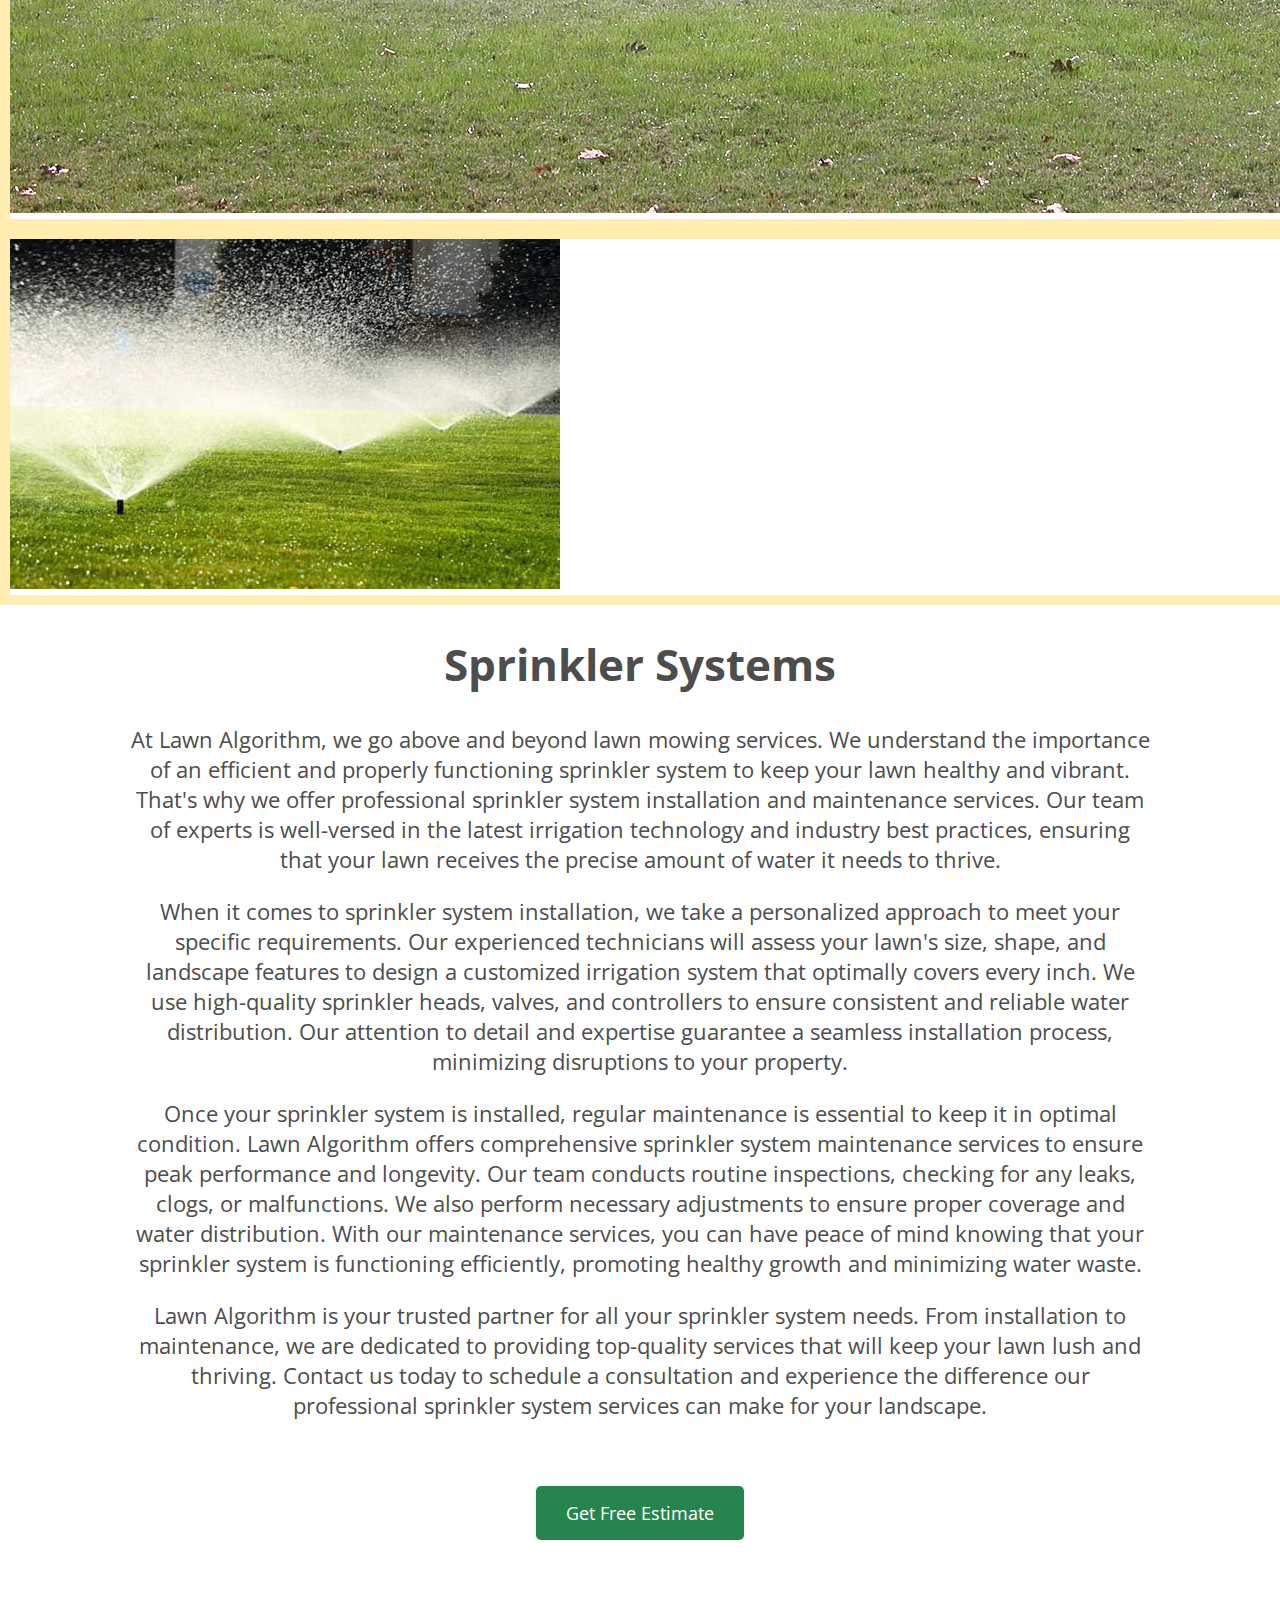
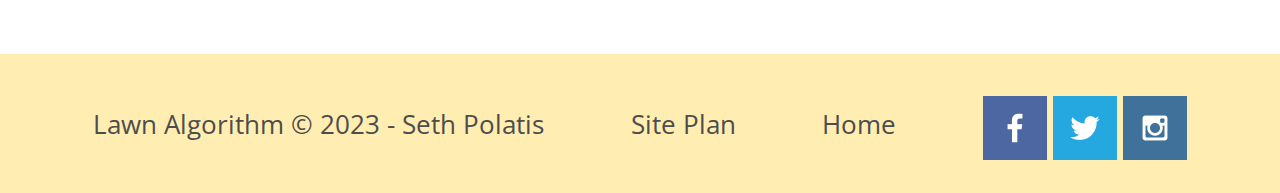
<file: sprinklers.html>
<!DOCTYPE html>
<html lang="en">
<head>
    <meta charset="UTF-8">
    <meta http-equiv="X-UA-Compatible" content="IE=edge">
    <meta name="viewport" content="width=device-width, initial-scale=1.0">
    <link rel="stylesheet" href="styles/style.css">
    <title>Lawn Algorithm | Home</title>
</head>
<body>
    <div id="content">
        <header>
            <a id="logo_link" href="index.html">
                <img class="logo" src="images/logo.png" width="150" alt="Lawn Algorithm Logo">
            </a>

            <nav>
                <a href="index.html">Home</a>
                <a href="sprinklers.html">Sprinkler Systems</a>
                <a href="weed.html">Weed Control</a>
            </nav>
        </header>
        <div id="hero">
            <div id="hero-box">
                <img id="hero-img" src="images/sprinkler3.jpg" alt="Sprinkler">
            </div>
            <section id="hero-msg">
                <h1 class="home-title">Lawn Algorithm</h1>
                <h4>Unlocking the Secrets to Perfect Lawns</h4>
                <div class="button-box">
                    <a class="book" href="index.html">Get Free Estimate</a>
                </div>
            </section>
        </div>

        <main>
            <div class="pic1">
                <img src="images/sprinkler1.jpg" alt="Picture of Sprinklers">
            </div>
            
            <div class="pic2">
                <img src="images/sprinkler2.jpg" alt="Picture of Sprinklers">
            </div>
            
            <div class="content">
                <h1>Sprinkler Systems</h1>
                <p>At Lawn Algorithm, we go above and beyond lawn mowing services. We understand the importance of an efficient and properly functioning sprinkler system to keep your lawn healthy and vibrant. That's why we offer professional sprinkler system installation and maintenance services. Our team of experts is well-versed in the latest irrigation technology and industry best practices, ensuring that your lawn receives the precise amount of water it needs to thrive.</p>
                <p>When it comes to sprinkler system installation, we take a personalized approach to meet your specific requirements. Our experienced technicians will assess your lawn's size, shape, and landscape features to design a customized irrigation system that optimally covers every inch. We use high-quality sprinkler heads, valves, and controllers to ensure consistent and reliable water distribution. Our attention to detail and expertise guarantee a seamless installation process, minimizing disruptions to your property.</p>
                <p>Once your sprinkler system is installed, regular maintenance is essential to keep it in optimal condition. Lawn Algorithm offers comprehensive sprinkler system maintenance services to ensure peak performance and longevity. Our team conducts routine inspections, checking for any leaks, clogs, or malfunctions. We also perform necessary adjustments to ensure proper coverage and water distribution. With our maintenance services, you can have peace of mind knowing that your sprinkler system is functioning efficiently, promoting healthy growth and minimizing water waste.</p>
                <p>Lawn Algorithm is your trusted partner for all your sprinkler system needs. From installation to maintenance, we are dedicated to providing top-quality services that will keep your lawn lush and thriving. Contact us today to schedule a consultation and experience the difference our professional sprinkler system services can make for your landscape.</p>
            </div>

            <div class="button-box">
                <a class="book" href="index.html">Get Free Estimate</a>
            </div>

        </main>
        <footer>
            <p>Lawn Algorithm &copy; 2023 - Seth Polatis</p>
            <p><a href="site-plan.html">Site Plan</a></p>
            <p><a href="index.html">Home</a></p>
            <div class="social">
                <a href="https://facebook.com" target="_blank">
                    <img src="images/facebook.png" alt="fb icon">
                </a>
                <a href="https://twitter.com" target="_blank">
                    <img src="images/twitter.png" alt="twitter icon">
                </a>
                <a href="https://instagram.com" target="_blank">
                    <img src="images/instagram.png" alt="instagram icon">
                </a>
            </div>
        </footer>
</div>
</body>
</html>
</file>
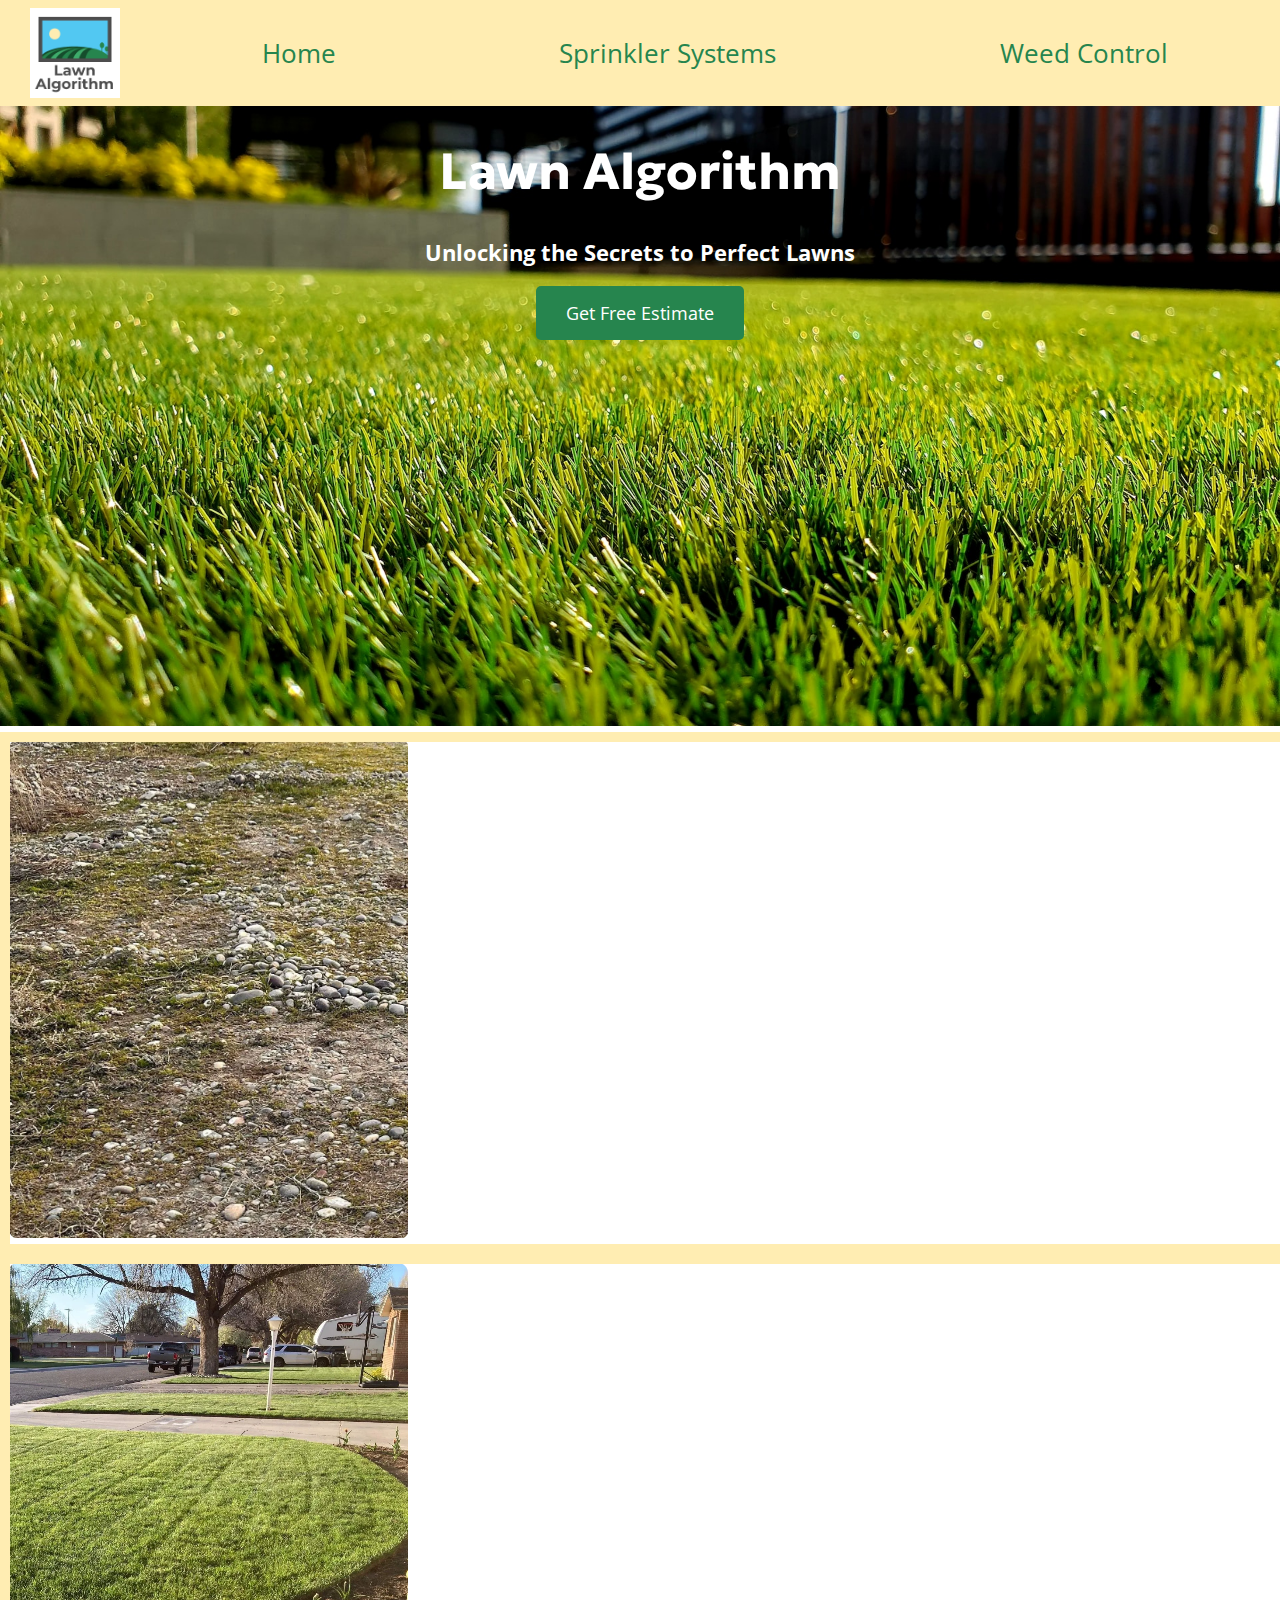
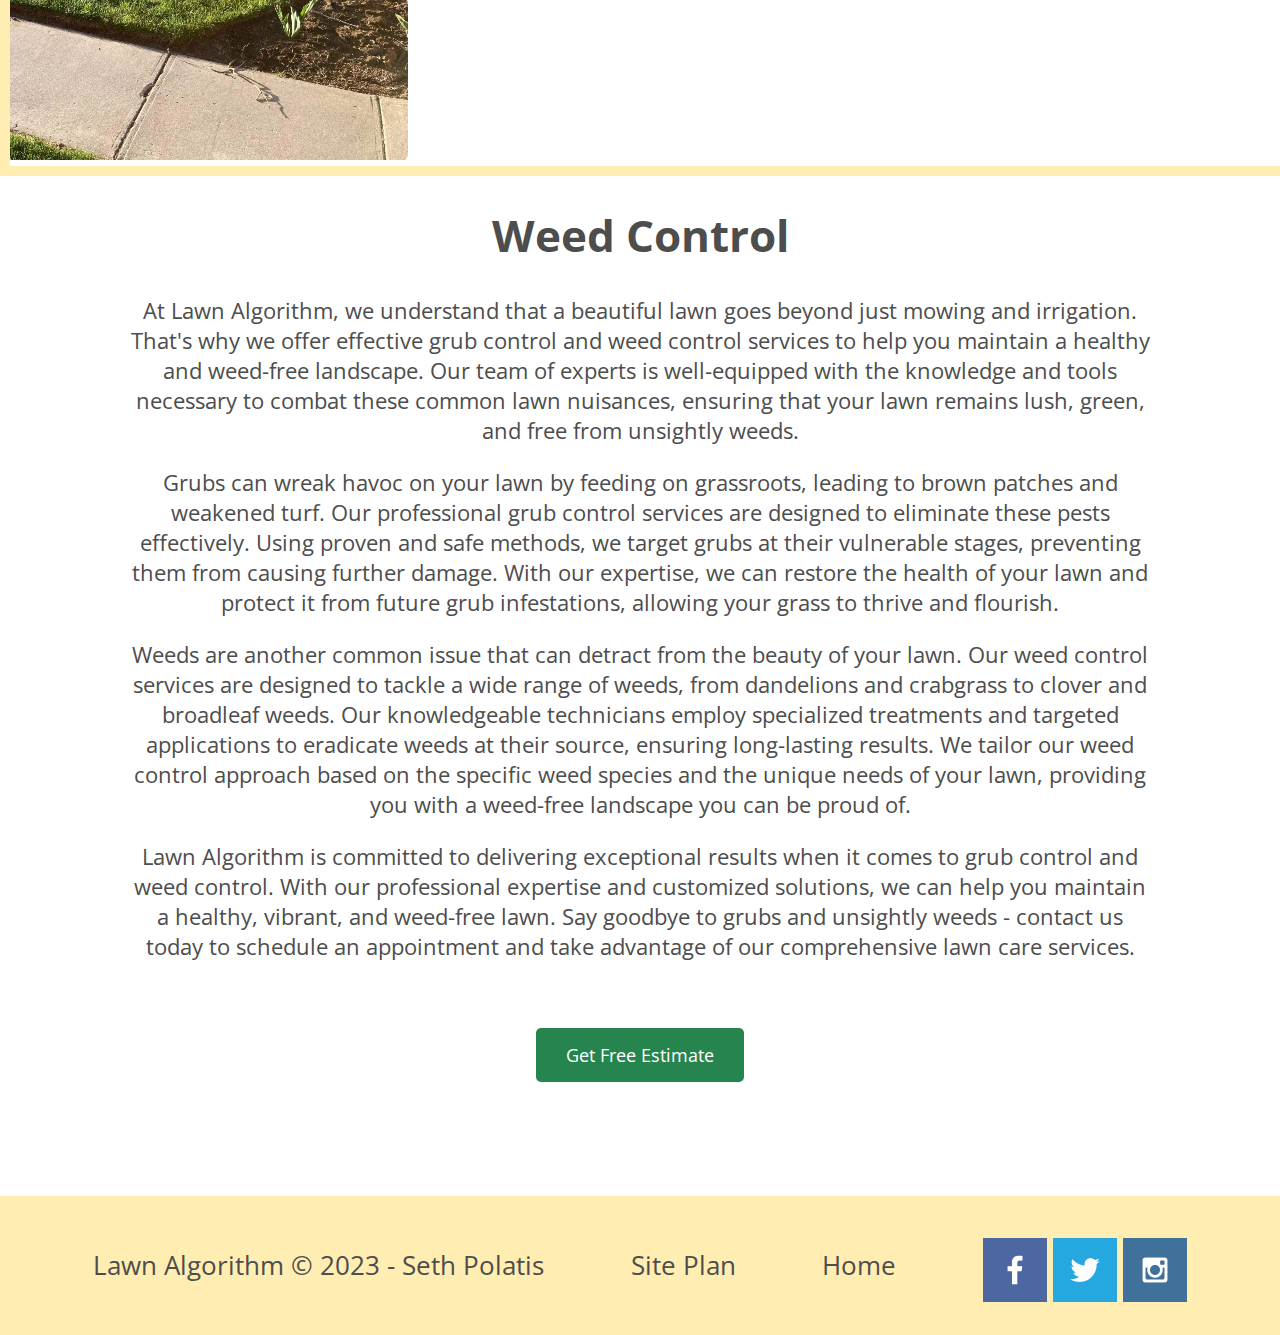
<file: weed.html>
<!DOCTYPE html>
<html lang="en">
<head>
    <meta charset="UTF-8">
    <meta http-equiv="X-UA-Compatible" content="IE=edge">
    <meta name="viewport" content="width=device-width, initial-scale=1.0">
    <link rel="stylesheet" href="styles/style.css">
    <title>Lawn Algorithm | Home</title>
</head>
<body>
    <div id="content">
        <header>
            <a id="logo_link" href="index.html">
                <img class="logo" src="images/logo.png" width="150" alt="Lawn Algorithm Logo">
            </a>

            <nav>
                <a href="index.html">Home</a>
                <a href="sprinklers.html">Sprinkler Systems</a>
                <a href="weed.html">Weed Control</a>
            </nav>
        </header>
        <div id="hero">
            <div id="hero-box">
                <img id="hero-img" src="images/mainpic.jpg" alt="Sprinkler">
            </div>
            <section id="hero-msg">
                <h1 class="home-title">Lawn Algorithm</h1>
                <h4>Unlocking the Secrets to Perfect Lawns</h4>
                <div class="button-box">
                    <a class="book" href="index.html">Get Free Estimate</a>
                </div>
            </section>
        </div>

        <main>
            <div class="pic1">
                <img src="images/weeds2.png" alt="Picture of Sprinklers">
            </div>
            
            <div class="pic2">
                <img src="images/weeds3.png" alt="Picture of Sprinklers">
            </div>
            
            <div class="content">
                <h1>Weed Control</h1>
                <p>At Lawn Algorithm, we understand that a beautiful lawn goes beyond just mowing and irrigation. That's why we offer effective grub control and weed control services to help you maintain a healthy and weed-free landscape. Our team of experts is well-equipped with the knowledge and tools necessary to combat these common lawn nuisances, ensuring that your lawn remains lush, green, and free from unsightly weeds.</p>
                <p>Grubs can wreak havoc on your lawn by feeding on grassroots, leading to brown patches and weakened turf. Our professional grub control services are designed to eliminate these pests effectively. Using proven and safe methods, we target grubs at their vulnerable stages, preventing them from causing further damage. With our expertise, we can restore the health of your lawn and protect it from future grub infestations, allowing your grass to thrive and flourish.</p>
                <p>Weeds are another common issue that can detract from the beauty of your lawn. Our weed control services are designed to tackle a wide range of weeds, from dandelions and crabgrass to clover and broadleaf weeds. Our knowledgeable technicians employ specialized treatments and targeted applications to eradicate weeds at their source, ensuring long-lasting results. We tailor our weed control approach based on the specific weed species and the unique needs of your lawn, providing you with a weed-free landscape you can be proud of.</p>
                <p>Lawn Algorithm is committed to delivering exceptional results when it comes to grub control and weed control. With our professional expertise and customized solutions, we can help you maintain a healthy, vibrant, and weed-free lawn. Say goodbye to grubs and unsightly weeds - contact us today to schedule an appointment and take advantage of our comprehensive lawn care services.</p>
            </div>

            <div class="button-box">
                <a class="book" href="index.html">Get Free Estimate</a>
            </div>

        </main>
        <footer>
            <p>Lawn Algorithm &copy; 2023 - Seth Polatis</p>
            <p><a href="site-plan.html">Site Plan</a></p>
            <p><a href="index.html">Home</a></p>
            <div class="social">
                <a href="https://facebook.com" target="_blank">
                    <img src="images/facebook.png" alt="fb icon">
                </a>
                <a href="https://twitter.com" target="_blank">
                    <img src="images/twitter.png" alt="twitter icon">
                </a>
                <a href="https://instagram.com" target="_blank">
                    <img src="images/instagram.png" alt="instagram icon">
                </a>
            </div>
        </footer>
</div>
</body>
</html>
</file>
<file: styles/style.css>
@import url('https://fonts.googleapis.com/css2?family=Geologica&family=Open+Sans&display=swap');

/* set page max-width */
#content {
    max-width: 1600px;
    margin: 0 auto;
}

.logo {
    width: 90px;
}

#logo_link {
    padding-top: 5px;
    justify-self: center;
    align-self: center;
}

/* center certain elements*/
#hero h1, #hero h4 {
    text-align: center;
}

#hero {
    display: grid;
    grid-template-columns: 1fr 3fr 1fr;
    margin-top: -100px;
}

#hero-img {
    width: 100%;
}

#hero-box {
    grid-column: 1/4;
    grid-row: 1/3;
    z-index: -1;
}

#hero-msg {
    grid-column: 2/3;
    grid-row: 1/2;
    margin-top: 100px;
}

#hero-msg h4, #hero-msg h1 {
    color: white;
}

.button-box {
    text-align: center;
}

.gridtitle {
    margin-top: 5%;
    margin-bottom: 3%;
    color: #4D4D4D;
}

.content {
    margin-right: 10%;
    margin-left: 10%;
    margin-bottom: 6%;
    color: #4D4D4D;
    text-align: center;
}

main section {
    text-align: center;
}

main section img {
    box-sizing: border-box;
}

#background {
    height: 725px;
}


/* nav */
nav {
    display: flex;
    justify-content: space-around;
}

nav a {
    text-align: center;
    color: #26854E;
    text-decoration: none;
    padding: 35px;
    font-size: 1.2em;
}

nav a:hover {
    background-color: #26854E;
    color: white;
}

/* set background and foreground colors */
body {
    background-color: white;
    font-family: 'Open Sans', 'Tahoma', 'Arial';
    font-size: 22px;
    margin: 0;
    padding: 0;
}

header {
    background-color: #FFEDB2;
    display: grid;
    grid-template-columns: 150px auto;
}

.main-grid {
    display: grid;
    grid-template-columns: repeat(7, 1fr);
}

.gridtitle {
    text-align: center;
    font-family: 'Geologica', 'Tahoma', 'Arial';
    color: #26854E;
}

.home-title {
    font-family: 'Geologica', 'Tahoma', 'Arial';
    font-size: 2.3em;
}

.firstpic {
    grid-column: 4/5;
}

.secondpic {
    grid-column: 5/7;
}

.thirdpic {
    grid-column: 2/4;
}

.pic1, .pic2, .pic3 {
    width: 100%;
    height: 80%;
}

.pic1:hover, .pic2:hover, .pic3:hover {
    opacity: .6;
    transform: scale(1.1);
}

.pic1, .pic2, .pic3 {
    border: 10px solid #FFEDB2;
    transition: transform .5s;
    /* box-shadow: 5px 5px 10px black; */
}

.book, .join {
    background-color: #26854E;
    color: white;
    text-decoration: none;
    font-size: 18px;
    padding: 15px 30px;
    margin-top: 50px;
    border-radius: 5px;
}

.book:hover, .join:hover {
    background-color: #4D4D4D;
    color: white;
}

footer {
    background-color: #FFEDB2;
    color: #4D4D4D;
    padding: 25px 50px;
    margin-top: 10%;
    display: flex;
    justify-content: space-around;
    align-items: center;
}

footer a {
    color: #4D4D4D;
    text-decoration: none;
}

footer a:hover {
    color: #26854E;
}

footer p {
    font-size: 1.2em;
}

footer p:hover {
    text-decoration: underline;
    color: #26854E;
}

footer .social img {
    padding-top: 15px;
}
</file>
<file: styles/site-plan.css>
/* if you are using any Google fonts change the font names below to your fonts. 
Any spaces in your font name should be replaced with a +. 
Fonts are separated by a | */
@import url('https://fonts.googleapis.com/css2?family=Geologica&family=Open+Sans&display=swap');

:root {
  /* change the values below to your colors from your palette */
  --primary-color: #FFEDB2;
  --secondary-color: #26854E;
  --accent1-color: #52C7F2;
  --accent2-color: #4D4D4D;

  /* change the values below to your chosen font(s) */
  --heading-font: 'Geologica', sans-serif;
  --paragraph-font: 'Open Sans', sans-serif;

  /* these colors below should be chosen from among your palette colors above */
  --headline-color-on-white: #154D2C;  /* headlines on a white background */ 
  --headline-color-on-color: white; /* headlines on a colored background */ 
  --paragraph-color-on-white: #4D4D4D; /* paragraph text on a white background */ 
  --paragraph-color-on-color: #FFEDB2; /* paragraph text on a colored background */ 
  --paragraph-background-color: #26854E;
  --nav-link-color: #26854E;
  --nav-background-color: #FFEDB2;
  --nav-hover-link-color: white;
  --nav-hover-background-color: #26854E;
}


/*  Look around below...but DON'T CHANGE ANYTHING! */

body {
  max-width: 1200px;
  margin: 0 auto;
  padding: 4em;
  font-size: 18px;
  text-align: center;
}
img {
  display: block;
  margin: 0 auto;
}
h1, h2, h3, h4, h5, h6 {
  font-family: var(--heading-font);
  color: var(--headline-color-on-white);
}
h2 {
  text-align: center;
}
hr {
  height: 3px;
  margin: 35px 0;
  background: var(--accent1-color);
}
header {
  padding: 1em;
  text-align: center;
  color: var(--headline-color-on-color);
  background-color: var(--paragraph-background-color);
}
header > h1, header > h2 {
  color: var(--headline-color-on-color);
}

p {
  font-family: var(--paragraph-font);
  color: var(--paragraph-color-on-white);
  padding: 1em;
}
.colors {
  width: 100%;
  min-width: 350px;
  margin: 30px auto;
  text-align: center;
}
.colors th {
  background-color: #999;
}
.colors td{
  width: 25%;
  height: 3em;
}

.primary {
  background-color: var(--primary-color);
}
.secondary {
  background-color: var(--secondary-color);
}
.accent1 {
  background-color: var(--accent1-color);
}
.accent2{
  background-color: var(--accent2-color);
}

p.colored {
  background-color: var(--paragraph-background-color);
  color: var(--paragraph-color-on-color);
}

nav {
  background-color: var(--nav-background-color);
  line-height: 3em;
  text-align: center;
  font-size: 1.2em;
}
nav  {
  list-style-type: none;
  display: flex;

}
nav a {
  padding:1em;
  min-width: 120px;
  text-decoration: none;
  padding: 10px;

}
nav a:link, nav a:visited {
  color: var(--nav-link-color);
}
nav a:hover {
  color: var(--nav-hover-link-color);
  background-color: var(--nav-hover-background-color);
}

.sitemap {
  display: grid;
  justify-content: center;

  grid-template-columns: repeat(6, 15%);
  grid-template-rows: 3em 1.5em 1.5em 3em;
  grid-template-areas: ". . home home . ."
    ". . . top . ."
    ". left left right right ."
    "page2 page2 . . page3 page3";
}
.sitemap > div {

  text-align: center;

}
.sm-home {
  grid-area: home;
  background-color: #ccc;
  line-height: 3em;
}
.sm-page2 {
  grid-area: page2;
  background-color: #ccc;
  line-height: 3em;
}
.sm-page3 {
  grid-area: page3;
  background-color: #ccc;
  line-height: 3em;
}

.top {
  grid-area: top;
  border-left: 1px solid;
}

.left {
  grid-area: left;
  border-top: 1px solid;
  border-left: 1px solid;
}

.right {
  grid-area: right;
  border-top: 1px solid;
  border-right: 1px solid;
}
</file>
